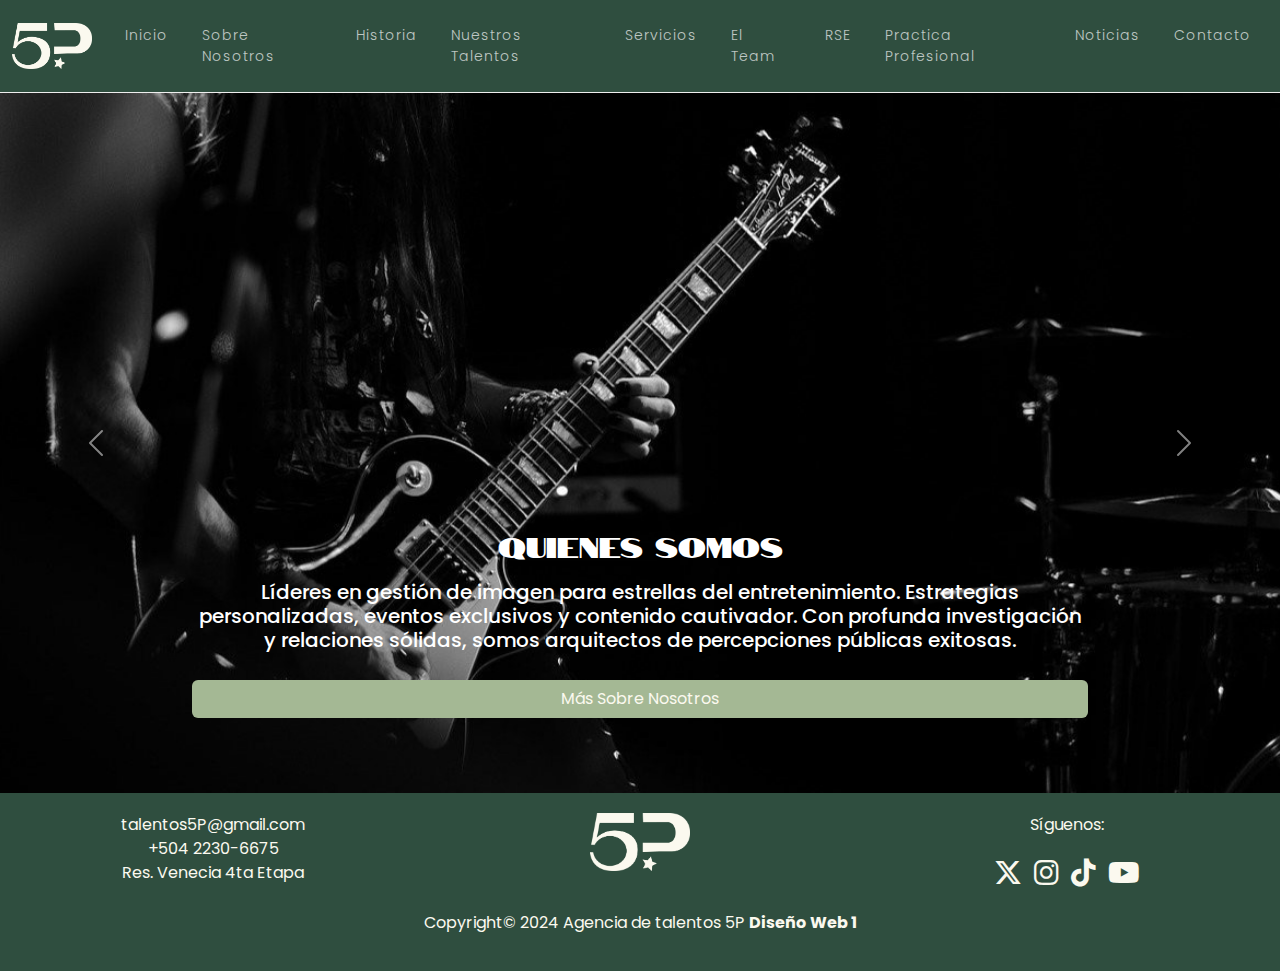
<file: index.html>
<!doctype html>
<html>
<head>
<meta charset="UTF-8">
	<meta name="viewport" content="width=device-width, initial-scale=1.0">
<title>5P-Home</title>
	<link rel="stylesheet" href="css/bootstrap.min.css">
	<link rel="stylesheet" href="css/bootstrap-custom.css">
	<link href="https://cdnjs.cloudflare.com/ajax/libs/font-awesome/6.5.2/css/all.min.css" rel="stylesheet" >
	<link rel="stylesheet" href="css/style.css">
</head>

<body>
	
	<header>
	
		<div class="container-fluid"> 
			
			<nav class="navbar navbar-expand-lg navbar-light bg-light">
				<a class="navbar-brand" href="index.html">
					<img src="img/logo white.png" alt="logo" width="80"/>
				</a>
				<button class="navbar-toggler" type="button" data-bs-toggle="collapse" data-bs-target="#navbar" aria-controls="navbar" aria-expanded="false" aria-label="Toggle navigation">
					<i class="fa-solid fa-bars" style="color: #ffffff;"></i>
				</button>

				<div class="collapse navbar-collapse" id="navbar">
					<ul class="navbar-nav mx-auto">
						<li class="nav-item active">
							<a class="nav-link" href="index.html">Inicio</a>
						</li>
						<li class="nav-item">
							<a class="nav-link" href="acerca de.html">Sobre Nosotros</a>
						</li>
						<li class="nav-item">
							<a class="nav-link" href="historia.html">Historia</a>
						</li>
						<li class="nav-item">
							<a class="nav-link" href="nuestros_talentos.html">Nuestros Talentos</a>
						</li>
						<li class="nav-item">
						<a class="nav-link" href="servicios.html">Servicios</a>
						</li>
						<li class="nav-item">
							<a class="nav-link" href="team.html">El Team</a>
						</li>
						<li class="nav-item">
							<a class="nav-link" href="rse.html">RSE</a>
						</li>
						<li class="nav-item">
							<a class="nav-link" href="practica.html">Practica Profesional</a>
						</li>
						<li class="nav-item">
							<a class="nav-link" href="noticias.html">Noticias</a>
						</li>
						<li class="nav-item">
							<a class="nav-link" href="contacto.html">Contacto</a>
						</li>
					</ul>
				</div>
			</nav>
		</div>
	</header>
	
	<section id="hero">
				
		<div id="mainpage-c" class="carousel slide">
		
			<div class="carousel-inner">
				
				<div class="carousel-item active">
					
					<img src="img/index-1.jpg" class="d-block w-100" alt="1">
					
					<div class="carousel-caption d-none d-md-block">
						
						<h1 class="title">Quienes Somos</h1>
						
						<h3 style="padding-bottom: 20px"> Líderes en gestión de imagen para estrellas del entretenimiento. Estrategias personalizadas, eventos exclusivos y contenido cautivador. Con profunda investigación y relaciones sólidas, somos arquitectos de percepciones públicas exitosas.</h3>
					
						<a href="acerca de.html" class="btn">Más Sobre Nosotros</a>
					</div>
				
				</div>
				
				<div class="carousel-item">
					
					<img src="img/index-2.jpg" class="d-block w-100" alt="2">
					
					<div class="carousel-caption d-none d-md-block">
						
						<h1 class="title">Noticias</h1>
						
						<h3 style="padding-bottom: 20px"> Las canciones más nuevas, los mejores conciertos, nuestros artistas lo dan todo.</h3>
					
						<a href="acerca de.html" class="btn">Más</a>
					</div>
				
				</div>
				
				<div class="carousel-item">
					
					<img src="img/index-3.jpg" class="d-block w-100" alt="3">
					
					<div class="carousel-caption d-none d-md-block">
						
						<h1 class="title">Nuestros Talentos</h1>
						
						<h3 style="padding-bottom: 20px">¡Conoce a nuestras estrellas!</h3>
					
						<a href="nuestros_talentos.html" class="btn">Más</a>
					
					</div>
				
				</div>
			
			</div>
			
			<button class="carousel-control-prev" type="button" data-bs-target="#mainpage-c" data-bs-slide="prev">
				
				<span class="carousel-control-prev-icon" aria-hidden="true"></span>
				
				<span class="visually-hidden">Previous</span>
				
			</button>
			
			<button class="carousel-control-next" type="button" data-bs-target="#mainpage-c" data-bs-slide="next">
				
				<span class="carousel-control-next-icon" aria-hidden="true"></span>
				
				<span class="visually-hidden">Next</span>
				
			</button>
		
		</div>
		
	</section>
	
	<footer>				
		<div class="container-fluid text-center">
			<div class="row">
				<article class="col-lg-4 col-sm-12">
					<p>talentos5P@gmail.com <br> +504  2230-6675 <br> Res. Venecia 4ta Etapa</p>
				</article>

				<article class="col-lg-4 col-sm-12">
					<img src="img/logo white.png" alt="logo" width="100"/>
				</article>

				<article class="col-lg-4 col-sm-12">
					<p>Síguenos:</p>

					<ul class="list-inline">
						<li class="list-inline-item"><a href="#"><i class="fa-brands fa-x-twitter"></i></a></li>
						<li class="list-inline-item"><a href="#"><i class="fa-brands fa-instagram"></i></a></li>
						<li class="list-inline-item"><a href="#"><i class="fa-brands fa-tiktok"></i></a></li>
						<li class="list-inline-item"><a href="#"><i class="fa-brands fa-youtube"></i></a></li>
					</ul>
				</article>
			</div>

			<p>Copyright&copy; 2024 Agencia de talentos 5P <b>Diseño Web 1</b></p>
		</div>
	</footer>

	<script src="js/jquery.min.js"></script>
	<script src="js/bootstrap.min.js"></script>
	
</body>
</html>
</file>
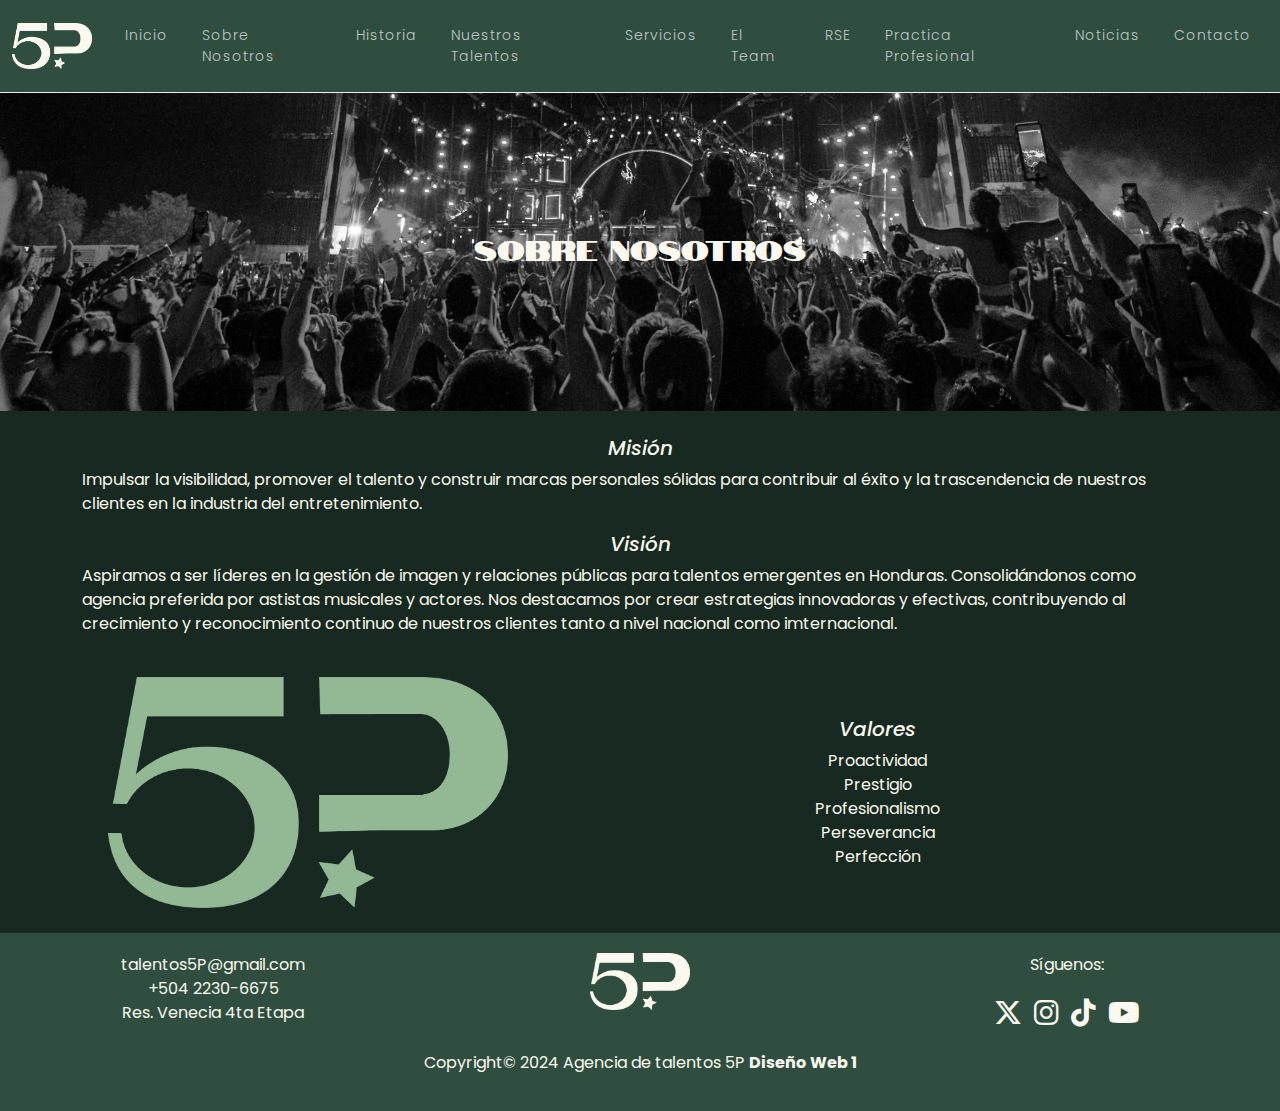
<file: acerca de.html>
<!doctype html>
<html>
<head>
<meta charset="UTF-8">
<meta name="viewport" content="width=device-width, initial-scale=1.0">
<title>5P-About Us</title>
	<link rel="stylesheet" href="css/bootstrap.min.css">
	<link rel="stylesheet" href="css/bootstrap-custom.css">
	<link href="https://cdnjs.cloudflare.com/ajax/libs/font-awesome/6.5.2/css/all.min.css" rel="stylesheet" >
	<link rel="stylesheet" href="css/owl.carousel.min.css">
	<link rel="stylesheet" href="css/style.css">

</head>
<body>
<header>
<div class="container-fluid"> 
			
			<nav class="navbar navbar-expand-lg navbar-light bg-light">
				<a class="navbar-brand" href="index.html">
					<img src="img/logo white.png" alt="logo" width="80"/>
				</a>
				<button class="navbar-toggler" type="button" data-bs-toggle="collapse" data-bs-target="#navbar" aria-controls="navbar" aria-expanded="false" aria-label="Toggle navigation">
					<i class="fa-solid fa-bars"></i>
				</button>

				<div class="collapse navbar-collapse" id="navbar">
					<ul class="navbar-nav mx-auto">
						<li class="nav-item ">
							<a class="nav-link" href="index.html">Inicio</a>
						</li>
						<li class="nav-item active">
							<a class="nav-link" href="acerca de.html">Sobre Nosotros</a>
						</li>
						<li class="nav-item">
							<a class="nav-link" href="historia.html">Historia</a>
						</li>
						<li class="nav-item">
							<a class="nav-link" href="nuestros_talentos.html">Nuestros Talentos</a>
						</li>
						<li class="nav-item">
						<a class="nav-link" href="servicios.html">Servicios</a>
						</li>
						<li class="nav-item">
							<a class="nav-link" href="team.html">El Team</a>
						</li>
						<li class="nav-item">
							<a class="nav-link" href="rse.html">RSE</a>
						</li>
						<li class="nav-item">
							<a class="nav-link" href="practica.html">Practica Profesional</a>
						</li>
						<li class="nav-item">
							<a class="nav-link" href="noticias.html">Noticias</a>
						</li>
						<li class="nav-item">
							<a class="nav-link" href="contacto.html">Contacto</a>
						</li>
					</ul>
				</div>
			</nav>
		</div>	
	</header>

	<section id="aboutus">
		<h1 class="title">Sobre Nosotros</h1>
	</section>


	<section id="misionvision">
		<div class="container">
			<h3 class="subtitle">Misión</h3>

			<p>Impulsar la visibilidad, promover el talento y construir marcas personales sólidas para contribuir al éxito y la trascendencia de nuestros clientes en la industria del entretenimiento.</p>

			<h3 class="subtitle"> Visión</h3>

			<p>Aspiramos a ser líderes en la gestión de imagen y relaciones públicas para talentos emergentes en Honduras. Consolidándonos como agencia preferida por astistas musicales y actores. Nos destacamos por crear estrategias innovadoras y efectivas, contribuyendo al crecimiento y reconocimiento continuo de nuestros clientes tanto a nivel nacional como imternacional. </p>	
		</div>
	</section>	
	
	<section id="valores">
		<div class="container">
		
			<div class="row text-center">
				<article class="col-lg-5 col-sm-12">
					<img src="img/logo green.png" alt="logo" width="400">									
				</article>
				
				<article class="col-lg-7 col-sm-12">
					<h3 class="subtitle"> Valores</h3>
					
					<p>Proactividad <br> Prestigio <br> Profesionalismo <br> Perseverancia <br> Perfección</p>								
				</article>
			</div>
			
		</div>
	</section>	
	
	<footer>				
		<div class="container-fluid text-center">
			<div class="row">
				<article class="col-lg-4 col-sm-12">
					<p>talentos5P@gmail.com <br> +504  2230-6675 <br> Res. Venecia 4ta Etapa</p>
				</article>

				<article class="col-lg-4 col-sm-12">
					<img src="img/logo white.png" alt="logo" width="100"/>
				</article>

				<article class="col-lg-4 col-sm-12">
					<p>Síguenos:</p>

					<ul class="list-inline">
						<li class="list-inline-item"><a href="#"><i class="fa-brands fa-x-twitter"></i></a></li>
						<li class="list-inline-item"><a href="#"><i class="fa-brands fa-instagram"></i></a></li>
						<li class="list-inline-item"><a href="#"><i class="fa-brands fa-tiktok"></i></a></li>
						<li class="list-inline-item"><a href="#"><i class="fa-brands fa-youtube"></i></a></li>
					</ul>
				</article>
			</div>

			<p>Copyright&copy; 2024 Agencia de talentos 5P <b>Diseño Web 1</b></p>
		</div>
	</footer>

	<script src="js/jquery.min.js"></script>
	<script src="js/bootstrap.min.js"></script>
</body>
</html>
</file>
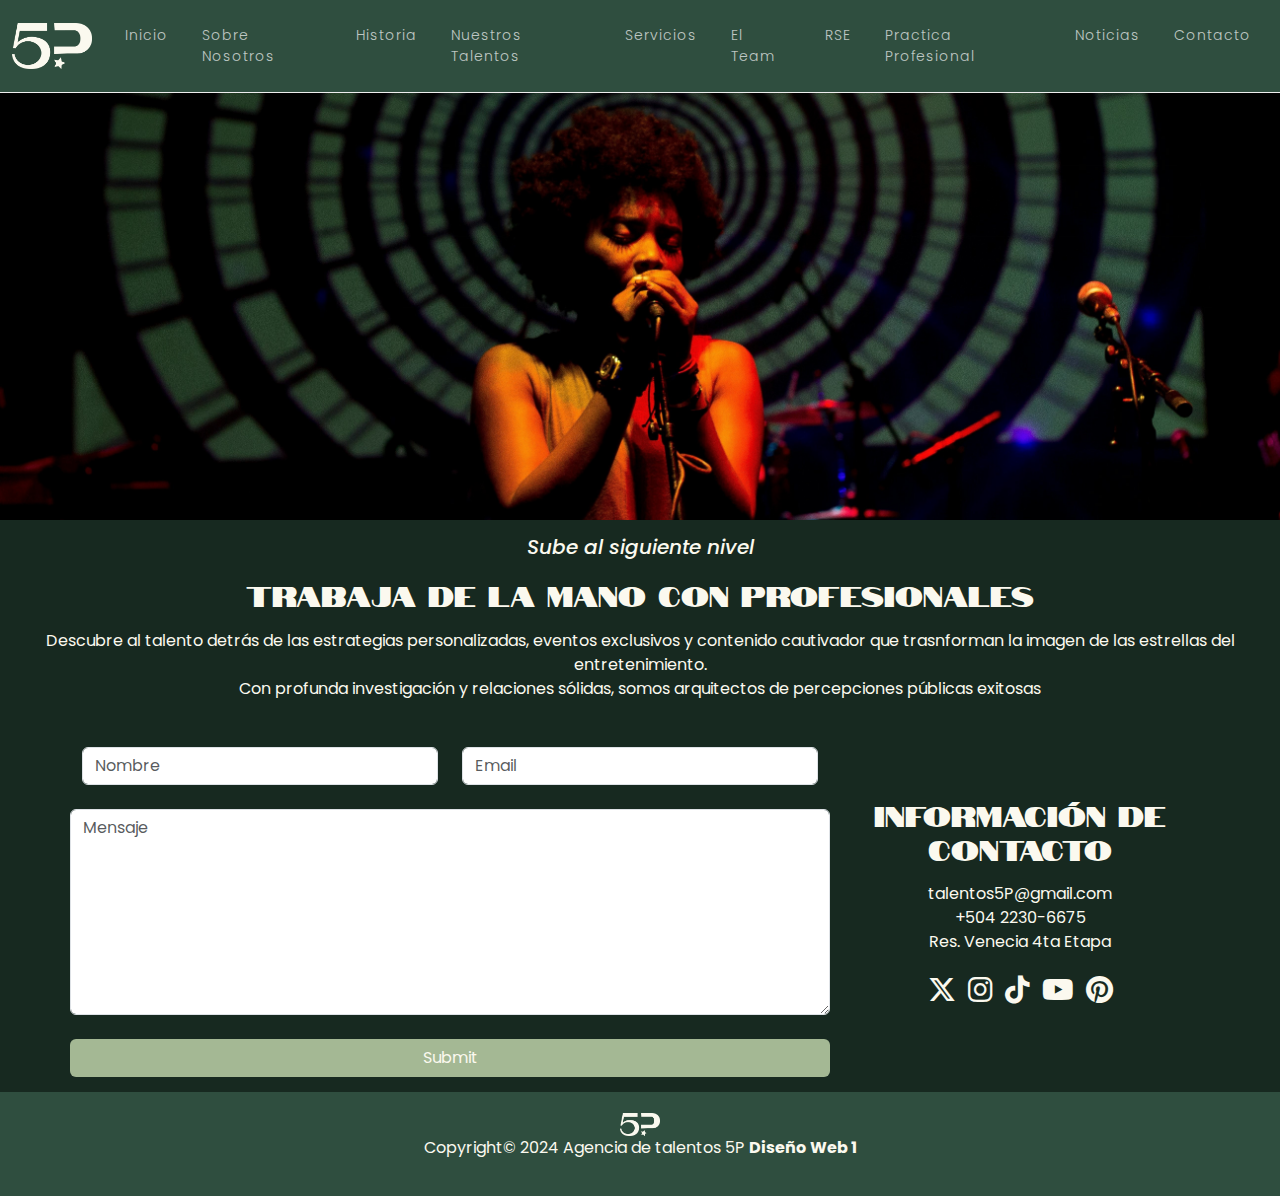
<file: contacto.html>
<!doctype html>
<html>
<head>
<meta charset="UTF-8">
	<meta name="viewport" content="width=device-width, initial-scale=1.0">
<title>5P-Contacto</title>
	<link rel="stylesheet" href="css/bootstrap.min.css">
	<link rel="stylesheet" href="css/bootstrap-custom.css">
	<link href="https://cdnjs.cloudflare.com/ajax/libs/font-awesome/6.5.2/css/all.min.css" rel="stylesheet" >
	<link rel="stylesheet" href="css/style.css">
</head>

<body>
	
	<header>
			
		<div class="container-fluid"> 
			
			<nav class="navbar navbar-expand-lg navbar-light bg-light">
				<a class="navbar-brand" href="index.html">
					<img src="img/logo white.png" alt="logo" width="80"/>
				</a>
				<button class="navbar-toggler" type="button" data-bs-toggle="collapse" data-bs-target="#navbar" aria-controls="navbar" aria-expanded="false" aria-label="Toggle navigation">
					<i class="fa-solid fa-bars" style="color: #ffffff;"></i>
				</button>

				<div class="collapse navbar-collapse" id="navbar">
					<ul class="navbar-nav mx-auto">
						<li class="nav-item">
							<a class="nav-link" href="index.html">Inicio</a>
						</li>
						<li class="nav-item">
							<a class="nav-link" href="acerca de.html">Sobre Nosotros</a>
						</li>
						<li class="nav-item">
							<a class="nav-link" href="historia.html">Historia</a>
						</li>
						<li class="nav-item">
							<a class="nav-link" href="nuestros_talentos.html">Nuestros Talentos</a>
						</li>
						<li class="nav-item">
						<a class="nav-link" href="servicios.html">Servicios</a>
						</li>
						<li class="nav-item">
							<a class="nav-link" href="team.html">El Team</a>
						</li>
						<li class="nav-item">
							<a class="nav-link" href="rse.html">RSE</a>
						</li>
						<li class="nav-item">
							<a class="nav-link" href="practica.html">Practica Profesional</a>
						</li>
						<li class="nav-item">
							<a class="nav-link" href="noticias.html">Noticias</a>
						</li>
						<li class="nav-item active">
							<a class="nav-link" href="contacto.html">Contacto</a>
						</li>
					</ul>
				</div>
			</nav>
		</div>
	</header>
	
	<section id="hero-contacto" class="section">
		<div class="container-fluid p-0 text-center">
			<img src="img/contacto-1.jpg" alt="imagen concierto" class="img-fluid">
			
			<h3 class="subtitle">Sube al siguiente nivel</h3>
			
			<h1 class="title">Trabaja de la mano con profesionales</h1>
			
			<p>Descubre al talento detrás de las estrategias personalizadas, eventos exclusivos y contenido cautivador que trasnforman la imagen de las estrellas del entretenimiento. <br> Con profunda investigación y relaciones sólidas, somos arquitectos de percepciones públicas exitosas</p>
		</div>
	</section>
		
	
	<section id="info" class="section">
		<div class="container text-center">
			<div class="row">
				<article class="col-lg-8 col-sm-12 col-12">
					<forum action="" method="post">
						<div class="row">
							<article class="col-lg-6 col-sm-6 col-12">
								<input type="text" name="nombre" class="form-control" placeholder="Nombre">
							</article>

							<article class="col-lg-6 col-sm-6 col-12">
								<input type="email" name="correo" class="form-control" placeholder="Email">
							</article>
						</div>

						<div class="row mt-4">
							<textarea name="mensaje" class="form-control" rows="8" placeholder="Mensaje"></textarea>
						</div>

						<div class="row mt-4">
							<button type="submit" class="btn btn-5p w-100">Submit</button>
						</div>
					</forum>
				</article>

				<article class="col-lg-4 col-sm-12 col-12">

					<h1 class="title">Información de <br> contacto</h1>
					
					<p>talentos5P@gmail.com <br> +504 2230-6675 <br> Res. Venecia 4ta Etapa</p>

					<ul class="list-inline">
						<li class="list-inline-item"><a href="#"><i class="fa-brands fa-x-twitter"></i></a></li>
						<li class="list-inline-item"><a href="#"><i class="fa-brands fa-instagram"></i></a></li>
						<li class="list-inline-item"><a href="#"><i class="fa-brands fa-tiktok"></i></a></li>
						<li class="list-inline-item"><a href="#"><i class="fa-brands fa-youtube"></i></a></li>
						<li class="list-inline-item"><a href="#"><i class="fa-brands fa-pinterest"></i></a></li>
					</ul>
				</article>

			</div>

		</div>

	</section>
	
	<footer>
		<div class="container-fluid text-center">
			<img src="img/logo white.png" alt="logo" width="40"/>
			
			<p>Copyright&copy; 2024 Agencia de talentos 5P <b>Diseño Web 1</b></p>
		</div>
	</footer>	
		
	<script src="js/jquery.min.js"></script>
	<script src="js/bootstrap.min.js"></script>
	
</body>
</html>
</file>
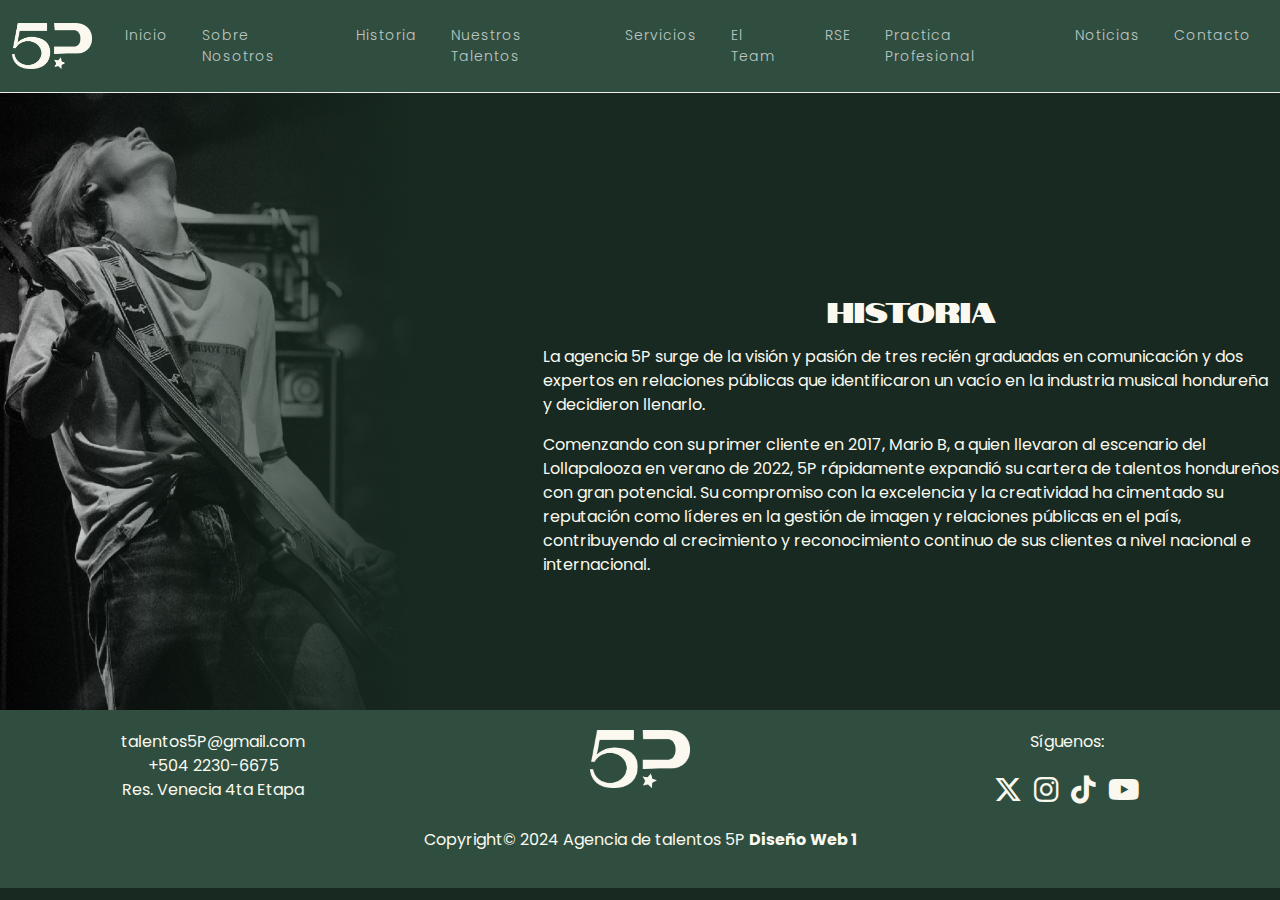
<file: historia.html>
<!doctype html>
<html>
<head>
<meta charset="UTF-8">
	<meta name="viewport" content="width=device-width, initial-scale=1.0">
<title>5P-Historia</title>
	<link rel="stylesheet" href="css/bootstrap.min.css">
	<link rel="stylesheet" href="css/bootstrap-custom.css">
	<link href="https://cdnjs.cloudflare.com/ajax/libs/font-awesome/6.5.2/css/all.min.css" rel="stylesheet" >
	<link rel="stylesheet" href="css/style.css">
</head>

<body>
	
	<header>
	
		<div class="container-fluid"> 
			
			<nav class="navbar navbar-expand-lg navbar-light bg-light">
				<a class="navbar-brand" href="index.html">
					<img src="img/logo white.png" alt="logo" width="80"/>
				</a>
				<button class="navbar-toggler" type="button" data-bs-toggle="collapse" data-bs-target="#navbar" aria-controls="navbar" aria-expanded="false" aria-label="Toggle navigation">
					<i class="fa-solid fa-bars" style="color: #ffffff;"></i>
				</button>

				<div class="collapse navbar-collapse" id="navbar">
					<ul class="navbar-nav mx-auto">
						<li class="nav-item">
							<a class="nav-link" href="index.html">Inicio</a>
						</li>
						<li class="nav-item">
							<a class="nav-link" href="acerca de.html">Sobre Nosotros</a>
						</li>
						<li class="nav-item active">
							<a class="nav-link" href="historia.html">Historia</a>
						</li>
						<li class="nav-item">
							<a class="nav-link" href="nuestros_talentos.html">Nuestros Talentos</a>
						</li>
						<li class="nav-item">
						<a class="nav-link" href="servicios.html">Servicios</a>
						</li>
						<li class="nav-item">
							<a class="nav-link" href="team.html">El Team</a>
						</li>
						<li class="nav-item">
							<a class="nav-link" href="rse.html">RSE</a>
						</li>
						<li class="nav-item">
							<a class="nav-link" href="practica.html">Practica Profesional</a>
						</li>
						<li class="nav-item">
							<a class="nav-link" href="noticias.html">Noticias</a>
						</li>
						<li class="nav-item">
							<a class="nav-link" href="contacto.html">Contacto</a>
						</li>
					</ul>
				</div>
			</nav>
		</div>
	</header>	
	
	<section id="hero-historia" class="section">
            <div class="row">
				<article class="col-lg-5 col-sm-5 col-12">
                    <img src="img/historia-1.png" class="img-fluid">
                </article>	
                <article class="col-lg-7 col-sm-7 col-12">
                   
                        <h1 class="title">Historia</h1>
                        <p>La agencia 5P surge de la visión y pasión de tres recién graduadas en comunicación y dos expertos en relaciones públicas que identificaron un vacío en la industria musical hondureña y decidieron llenarlo.</p>
                        <p>Comenzando con su primer cliente en 2017, Mario B, a quien llevaron al escenario del Lollapalooza en verano de 2022, 5P rápidamente expandió su cartera de talentos hondureños con gran potencial. Su compromiso con la excelencia y la creatividad ha cimentado su reputación como líderes en la gestión de imagen y relaciones públicas en el país, contribuyendo al crecimiento y reconocimiento continuo de sus clientes a nivel nacional e internacional.</p>
                    							
                </article>
                
            </div>
    </section>

	
	<footer>				
		<div class="container-fluid text-center">
			<div class="row">
				<article class="col-lg-4 col-sm-12">
					<p>talentos5P@gmail.com <br> +504  2230-6675 <br> Res. Venecia 4ta Etapa</p>
				</article>

				<article class="col-lg-4 col-sm-12">
					<img src="img/logo white.png" alt="logo" width="100"/>
				</article>

				<article class="col-lg-4 col-sm-12">
					<p>Síguenos:</p>

					<ul class="list-inline">
						<li class="list-inline-item"><a href="#"><i class="fa-brands fa-x-twitter"></i></a></li>
						<li class="list-inline-item"><a href="#"><i class="fa-brands fa-instagram"></i></a></li>
						<li class="list-inline-item"><a href="#"><i class="fa-brands fa-tiktok"></i></a></li>
						<li class="list-inline-item"><a href="#"><i class="fa-brands fa-youtube"></i></a></li>
					</ul>
				</article>
			</div>

			<p>Copyright&copy; 2024 Agencia de talentos 5P <b>Diseño Web 1</b></p>
		</div>
	</footer>	
	
	<script src="js/jquery.min.js"></script>
	<script src="js/bootstrap.min.js"></script>
	
</body>
</html>
</file>
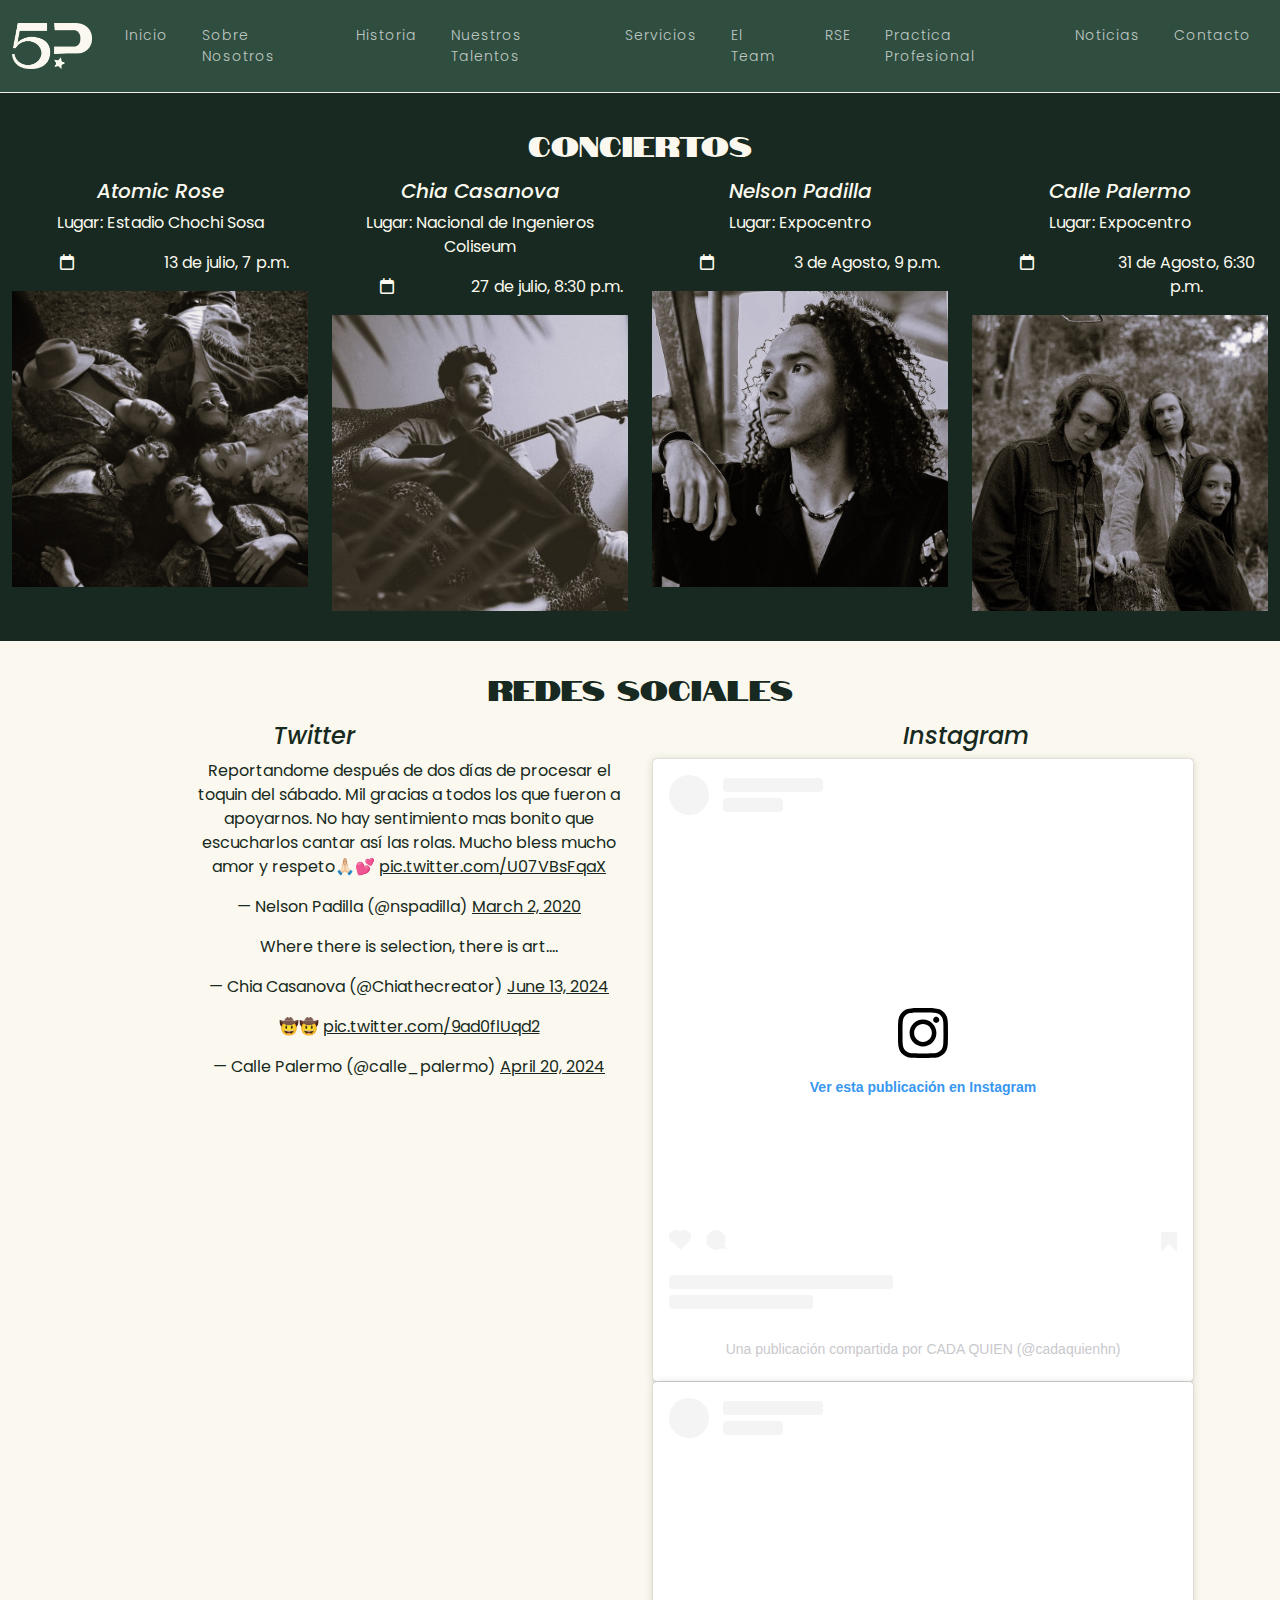
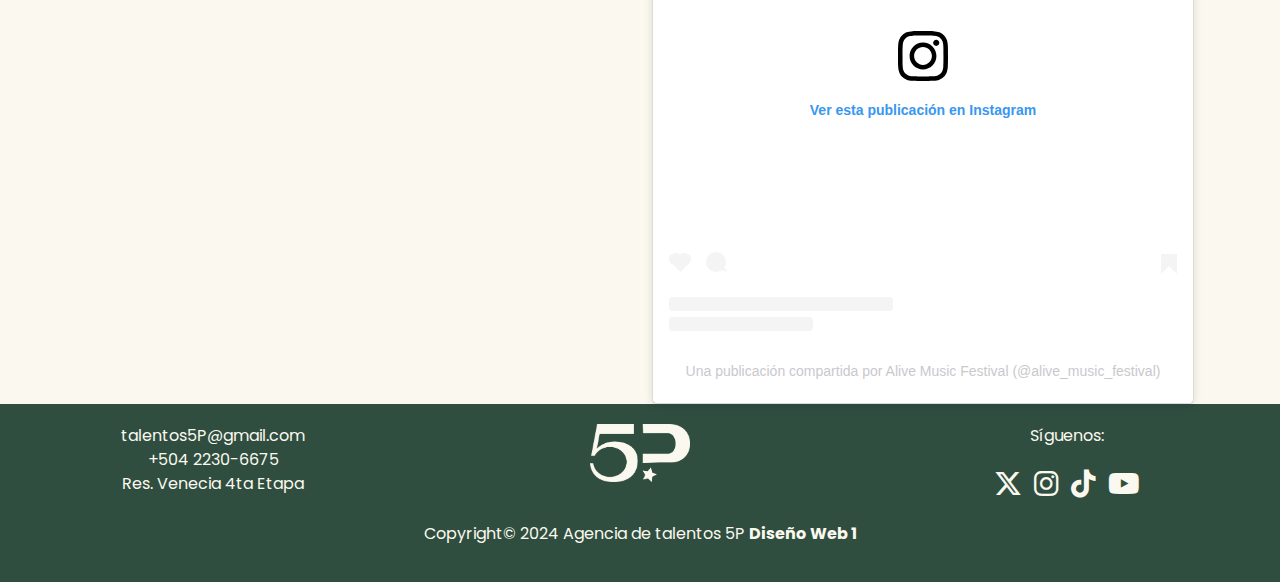
<file: noticias.html>
<!doctype html>
<html>
<head>
<meta charset="UTF-8">
	<meta name="viewport" content="width=device-width, initial-scale=1.0">
<title>5P-Noticias</title>
	<link rel="stylesheet" href="css/bootstrap.min.css">
	<link rel="stylesheet" href="css/bootstrap-custom.css">
	<link href="https://cdnjs.cloudflare.com/ajax/libs/font-awesome/6.5.2/css/all.min.css" rel="stylesheet" >
	<link rel="stylesheet" href="css/style.css">
</head>

<body>
	
	<header>
	
		<div class="container-fluid"> 
			
			<nav class="navbar navbar-expand-lg navbar-light bg-light">
				<a class="navbar-brand" href="index.html">
					<img src="img/logo white.png" alt="logo" width="80"/>
				</a>
				<button class="navbar-toggler" type="button" data-bs-toggle="collapse" data-bs-target="#navbar" aria-controls="navbar" aria-expanded="false" aria-label="Toggle navigation">
					<i class="fa-light fa-bars"></i>
				</button>

				<div class="collapse navbar-collapse" id="navbar">
					<ul class="navbar-nav mx-auto">
						<li class="nav-item">
							<a class="nav-link" href="index.html">Inicio</a>
						</li>
						<li class="nav-item">
							<a class="nav-link" href="acerca de.html">Sobre Nosotros</a>
						</li>
						<li class="nav-item">
							<a class="nav-link" href="historia.html">Historia</a>
						</li>
						<li class="nav-item">
							<a class="nav-link" href="nuestros_talentos.html">Nuestros Talentos</a>
						</li>
						<li class="nav-item">
						<a class="nav-link" href="servicios.html">Servicios</a>
						</li>
						<li class="nav-item">
							<a class="nav-link" href="team.html">El Team</a>
						</li>
						<li class="nav-item">
							<a class="nav-link" href="rse.html">RSE</a>
						</li>
						<li class="nav-item">
							<a class="nav-link" href="practica.html">Practica Profesional</a>
						</li>
						<li class="nav-item active">
							<a class="nav-link" href="noticias.html">Noticias</a>
						</li>
						<li class="nav-item">
							<a class="nav-link" href="contacto.html">Contacto</a>
						</li>
					</ul>
				</div>
			</nav>
		</div>
	</header>
	
<section id="eventos" class="mt-4">
	
	<div class="container-fluid">
	
	<h1 class="title">Conciertos</h1>
	
	<div id="shows" class="row">
		
		<article class="col-lg-3 col-sm-6 col-12">
			<h3 class="subtitle">Atomic Rose</h3>
			
			<p>Lugar: Estadio Chochi Sosa</p>
			
			<div class="row">
				<article class="col-lg-5 col-sm-5 col-5" id="calendar1">
					<i class="fa-regular fa-calendar"></i>
				</article>
				
				<article class="col-lg-7 col-sm-7 col-7" id="calendar-d1">				
					<p>13 de julio, 7 p.m.</p>					
				</article>				
			</div>
			
			<img src="img/atomic-rose-evento.jpg" alt="atomic" class="img-fluid">
		</article>
		
		<article class="col-lg-3 col-sm-6 col-12">
			<h3 class="subtitle">Chia Casanova</h3>
			
			<p>Lugar: Nacional de Ingenieros Coliseum</p>
			
			<div class="row">
				<article class="col-lg-5 col-sm-5 col-5" id="calendar2">
					<i class="fa-regular fa-calendar"></i>
				</article>
				
				<article class="col-lg-7 col-sm-7 col-7" id="calendar-d2">				
					<p>27 de julio, 8:30 p.m.</p>					
				</article>				
			</div>
			
			<img src="img/chia-casanova-evento.jpeg" alt="chia-casanova" class="img-fluid">
		</article>
				
		<article class="col-lg-3 col-sm-6 col-12">
			<h3 class="subtitle">Nelson Padilla</h3>
			
			<p>Lugar: Expocentro</p>
			
			<div class="row">
				<article class="col-lg-5 col-sm-5 col-5" id="calendar3">
					<i class="fa-regular fa-calendar"></i>
				</article>
				
				<article class="col-lg-7 col-sm-7 col-7" id="calendar-d3">				
					<p>3 de Agosto, 9 p.m.</p>					
				</article>	
				
				<img src="img/nelson-padilla-evento.jpeg" alt="calle-palermo" class="img-fluid">
			</div>
		</article>	
		
		<article class="col-lg-3 col-sm-6 col-12">
			<h3 class="subtitle">Calle Palermo</h3>
			
			<p>Lugar: Expocentro</p>
			
			<div class="row">
				<article class="col-lg-5 col-sm-5 col-5" id="calendar4">
					<i class="fa-regular fa-calendar"></i>
				</article>
				
				<article class="col-lg-7 col-sm-7 col-7" id="calendar-d4">				
					<p>31 de Agosto, 6:30 p.m.</p>					
				</article>	
				
				<img src="img/calle-palermo-evento.jpeg" alt="calle-palermo" class="img-fluid">
			</div>
		</article>	
		
	</div>
	</div>
</section>
	
<section id="media">
	
	<h1 class="title">Redes Sociales</h1>
	
	<div class="row text-center">
		
		<article class="col-lg-6 col-sm-6 col-12" id="twitter">
			
			<h4 class="subtitle">Twitter</h4>
	
			<blockquote class="twitter-tweet" data-theme="dark"><p lang="es" dir="ltr">Reportandome después de dos días de procesar el toquin del sábado. Mil gracias a todos los que fueron a apoyarnos. No hay sentimiento mas bonito que escucharlos cantar así las rolas. Mucho bless mucho amor y respeto🙏🏻💕 <a href="https://t.co/U07VBsFqaX">pic.twitter.com/U07VBsFqaX</a></p>&mdash; Nelson Padilla (@nspadilla) <a href="https://twitter.com/nspadilla/status/1234522363577929731?ref_src=twsrc%5Etfw">March 2, 2020</a></blockquote> <script async src="https://platform.twitter.com/widgets.js" charset="utf-8"></script>
			
			<blockquote class="twitter-tweet" data-theme="dark"><p lang="en" dir="ltr">Where there is selection, there is art....</p>&mdash; Chia Casanova (@Chiathecreator) <a href="https://twitter.com/Chiathecreator/status/1801076626798625197?ref_src=twsrc%5Etfw">June 13, 2024</a></blockquote> <script async src="https://platform.twitter.com/widgets.js" charset="utf-8"></script>
			
			<blockquote class="twitter-tweet" data-theme="dark"><p lang="qme" dir="ltr">🤠🤠 <a href="https://t.co/9ad0flUqd2">pic.twitter.com/9ad0flUqd2</a></p>&mdash; Calle Palermo (@calle_palermo) <a href="https://twitter.com/calle_palermo/status/1781775958149611800?ref_src=twsrc%5Etfw">April 20, 2024</a></blockquote> <script async src="https://platform.twitter.com/widgets.js" charset="utf-8"></script>
	
		</article>
		
		<article class="col-lg-6 col-sm-6 col-12" id="instagram">
			
			<h4 class="subtitle">Instagram</h4>
			
			<blockquote class="instagram-media" data-instgrm-permalink="https://www.instagram.com/reel/C7K8iz8OpNd/?utm_source=ig_embed&amp;utm_campaign=loading" data-instgrm-version="14" style=" background:#FFF; border:0; border-radius:3px; box-shadow:0 0 1px 0 rgba(0,0,0,0.5),0 1px 10px 0 rgba(0,0,0,0.15); margin: 1px; max-width:540px; min-width:326px; padding:0; width:99.375%; width:-webkit-calc(100% - 2px); width:calc(100% - 2px);"><div style="padding:16px;"> <a href="https://www.instagram.com/reel/C7K8iz8OpNd/?utm_source=ig_embed&amp;utm_campaign=loading" style=" background:#FFFFFF; line-height:0; padding:0 0; text-align:center; text-decoration:none; width:100%;" target="_blank"> <div style=" display: flex; flex-direction: row; align-items: center;"> <div style="background-color: #F4F4F4; border-radius: 50%; flex-grow: 0; height: 40px; margin-right: 14px; width: 40px;"></div> <div style="display: flex; flex-direction: column; flex-grow: 1; justify-content: center;"> <div style=" background-color: #F4F4F4; border-radius: 4px; flex-grow: 0; height: 14px; margin-bottom: 6px; width: 100px;"></div> <div style=" background-color: #F4F4F4; border-radius: 4px; flex-grow: 0; height: 14px; width: 60px;"></div></div></div><div style="padding: 19% 0;"></div> <div style="display:block; height:50px; margin:0 auto 12px; width:50px;"><svg width="50px" height="50px" viewBox="0 0 60 60" version="1.1" xmlns="https://www.w3.org/2000/svg" xmlns:xlink="https://www.w3.org/1999/xlink"><g stroke="none" stroke-width="1" fill="none" fill-rule="evenodd"><g transform="translate(-511.000000, -20.000000)" fill="#000000"><g><path d="M556.869,30.41 C554.814,30.41 553.148,32.076 553.148,34.131 C553.148,36.186 554.814,37.852 556.869,37.852 C558.924,37.852 560.59,36.186 560.59,34.131 C560.59,32.076 558.924,30.41 556.869,30.41 M541,60.657 C535.114,60.657 530.342,55.887 530.342,50 C530.342,44.114 535.114,39.342 541,39.342 C546.887,39.342 551.658,44.114 551.658,50 C551.658,55.887 546.887,60.657 541,60.657 M541,33.886 C532.1,33.886 524.886,41.1 524.886,50 C524.886,58.899 532.1,66.113 541,66.113 C549.9,66.113 557.115,58.899 557.115,50 C557.115,41.1 549.9,33.886 541,33.886 M565.378,62.101 C565.244,65.022 564.756,66.606 564.346,67.663 C563.803,69.06 563.154,70.057 562.106,71.106 C561.058,72.155 560.06,72.803 558.662,73.347 C557.607,73.757 556.021,74.244 553.102,74.378 C549.944,74.521 548.997,74.552 541,74.552 C533.003,74.552 532.056,74.521 528.898,74.378 C525.979,74.244 524.393,73.757 523.338,73.347 C521.94,72.803 520.942,72.155 519.894,71.106 C518.846,70.057 518.197,69.06 517.654,67.663 C517.244,66.606 516.755,65.022 516.623,62.101 C516.479,58.943 516.448,57.996 516.448,50 C516.448,42.003 516.479,41.056 516.623,37.899 C516.755,34.978 517.244,33.391 517.654,32.338 C518.197,30.938 518.846,29.942 519.894,28.894 C520.942,27.846 521.94,27.196 523.338,26.654 C524.393,26.244 525.979,25.756 528.898,25.623 C532.057,25.479 533.004,25.448 541,25.448 C548.997,25.448 549.943,25.479 553.102,25.623 C556.021,25.756 557.607,26.244 558.662,26.654 C560.06,27.196 561.058,27.846 562.106,28.894 C563.154,29.942 563.803,30.938 564.346,32.338 C564.756,33.391 565.244,34.978 565.378,37.899 C565.522,41.056 565.552,42.003 565.552,50 C565.552,57.996 565.522,58.943 565.378,62.101 M570.82,37.631 C570.674,34.438 570.167,32.258 569.425,30.349 C568.659,28.377 567.633,26.702 565.965,25.035 C564.297,23.368 562.623,22.342 560.652,21.575 C558.743,20.834 556.562,20.326 553.369,20.18 C550.169,20.033 549.148,20 541,20 C532.853,20 531.831,20.033 528.631,20.18 C525.438,20.326 523.257,20.834 521.349,21.575 C519.376,22.342 517.703,23.368 516.035,25.035 C514.368,26.702 513.342,28.377 512.574,30.349 C511.834,32.258 511.326,34.438 511.181,37.631 C511.035,40.831 511,41.851 511,50 C511,58.147 511.035,59.17 511.181,62.369 C511.326,65.562 511.834,67.743 512.574,69.651 C513.342,71.625 514.368,73.296 516.035,74.965 C517.703,76.634 519.376,77.658 521.349,78.425 C523.257,79.167 525.438,79.673 528.631,79.82 C531.831,79.965 532.853,80.001 541,80.001 C549.148,80.001 550.169,79.965 553.369,79.82 C556.562,79.673 558.743,79.167 560.652,78.425 C562.623,77.658 564.297,76.634 565.965,74.965 C567.633,73.296 568.659,71.625 569.425,69.651 C570.167,67.743 570.674,65.562 570.82,62.369 C570.966,59.17 571,58.147 571,50 C571,41.851 570.966,40.831 570.82,37.631"></path></g></g></g></svg></div><div style="padding-top: 8px;"> <div style=" color:#3897f0; font-family:Arial,sans-serif; font-size:14px; font-style:normal; font-weight:550; line-height:18px;">Ver esta publicación en Instagram</div></div><div style="padding: 12.5% 0;"></div> <div style="display: flex; flex-direction: row; margin-bottom: 14px; align-items: center;"><div> <div style="background-color: #F4F4F4; border-radius: 50%; height: 12.5px; width: 12.5px; transform: translateX(0px) translateY(7px);"></div> <div style="background-color: #F4F4F4; height: 12.5px; transform: rotate(-45deg) translateX(3px) translateY(1px); width: 12.5px; flex-grow: 0; margin-right: 14px; margin-left: 2px;"></div> <div style="background-color: #F4F4F4; border-radius: 50%; height: 12.5px; width: 12.5px; transform: translateX(9px) translateY(-18px);"></div></div><div style="margin-left: 8px;"> <div style=" background-color: #F4F4F4; border-radius: 50%; flex-grow: 0; height: 20px; width: 20px;"></div> <div style=" width: 0; height: 0; border-top: 2px solid transparent; border-left: 6px solid #f4f4f4; border-bottom: 2px solid transparent; transform: translateX(16px) translateY(-4px) rotate(30deg)"></div></div><div style="margin-left: auto;"> <div style=" width: 0px; border-top: 8px solid #F4F4F4; border-right: 8px solid transparent; transform: translateY(16px);"></div> <div style=" background-color: #F4F4F4; flex-grow: 0; height: 12px; width: 16px; transform: translateY(-4px);"></div> <div style=" width: 0; height: 0; border-top: 8px solid #F4F4F4; border-left: 8px solid transparent; transform: translateY(-4px) translateX(8px);"></div></div></div> <div style="display: flex; flex-direction: column; flex-grow: 1; justify-content: center; margin-bottom: 24px;"> <div style=" background-color: #F4F4F4; border-radius: 4px; flex-grow: 0; height: 14px; margin-bottom: 6px; width: 224px;"></div> <div style=" background-color: #F4F4F4; border-radius: 4px; flex-grow: 0; height: 14px; width: 144px;"></div></div></a><p style=" color:#c9c8cd; font-family:Arial,sans-serif; font-size:14px; line-height:17px; margin-bottom:0; margin-top:8px; overflow:hidden; padding:8px 0 7px; text-align:center; text-overflow:ellipsis; white-space:nowrap;"><a href="https://www.instagram.com/reel/C7K8iz8OpNd/?utm_source=ig_embed&amp;utm_campaign=loading" style=" color:#c9c8cd; font-family:Arial,sans-serif; font-size:14px; font-style:normal; font-weight:normal; line-height:17px; text-decoration:none;" target="_blank">Una publicación compartida por CADA QUIEN (@cadaquienhn)</a></p></div></blockquote> <script async src="//www.instagram.com/embed.js"></script>
			
			<blockquote class="instagram-media" data-instgrm-permalink="https://www.instagram.com/reel/C8Ag2-dPv2D/?utm_source=ig_embed&amp;utm_campaign=loading" data-instgrm-version="14" style=" background:#FFF; border:0; border-radius:3px; box-shadow:0 0 1px 0 rgba(0,0,0,0.5),0 1px 10px 0 rgba(0,0,0,0.15); margin: 1px; max-width:540px; min-width:326px; padding:0; width:99.375%; width:-webkit-calc(100% - 2px); width:calc(100% - 2px);"><div style="padding:16px;"> <a href="https://www.instagram.com/reel/C8Ag2-dPv2D/?utm_source=ig_embed&amp;utm_campaign=loading" style=" background:#FFFFFF; line-height:0; padding:0 0; text-align:center; text-decoration:none; width:100%;" target="_blank"> <div style=" display: flex; flex-direction: row; align-items: center;"> <div style="background-color: #F4F4F4; border-radius: 50%; flex-grow: 0; height: 40px; margin-right: 14px; width: 40px;"></div> <div style="display: flex; flex-direction: column; flex-grow: 1; justify-content: center;"> <div style=" background-color: #F4F4F4; border-radius: 4px; flex-grow: 0; height: 14px; margin-bottom: 6px; width: 100px;"></div> <div style=" background-color: #F4F4F4; border-radius: 4px; flex-grow: 0; height: 14px; width: 60px;"></div></div></div><div style="padding: 19% 0;"></div> <div style="display:block; height:50px; margin:0 auto 12px; width:50px;"><svg width="50px" height="50px" viewBox="0 0 60 60" version="1.1" xmlns="https://www.w3.org/2000/svg" xmlns:xlink="https://www.w3.org/1999/xlink"><g stroke="none" stroke-width="1" fill="none" fill-rule="evenodd"><g transform="translate(-511.000000, -20.000000)" fill="#000000"><g><path d="M556.869,30.41 C554.814,30.41 553.148,32.076 553.148,34.131 C553.148,36.186 554.814,37.852 556.869,37.852 C558.924,37.852 560.59,36.186 560.59,34.131 C560.59,32.076 558.924,30.41 556.869,30.41 M541,60.657 C535.114,60.657 530.342,55.887 530.342,50 C530.342,44.114 535.114,39.342 541,39.342 C546.887,39.342 551.658,44.114 551.658,50 C551.658,55.887 546.887,60.657 541,60.657 M541,33.886 C532.1,33.886 524.886,41.1 524.886,50 C524.886,58.899 532.1,66.113 541,66.113 C549.9,66.113 557.115,58.899 557.115,50 C557.115,41.1 549.9,33.886 541,33.886 M565.378,62.101 C565.244,65.022 564.756,66.606 564.346,67.663 C563.803,69.06 563.154,70.057 562.106,71.106 C561.058,72.155 560.06,72.803 558.662,73.347 C557.607,73.757 556.021,74.244 553.102,74.378 C549.944,74.521 548.997,74.552 541,74.552 C533.003,74.552 532.056,74.521 528.898,74.378 C525.979,74.244 524.393,73.757 523.338,73.347 C521.94,72.803 520.942,72.155 519.894,71.106 C518.846,70.057 518.197,69.06 517.654,67.663 C517.244,66.606 516.755,65.022 516.623,62.101 C516.479,58.943 516.448,57.996 516.448,50 C516.448,42.003 516.479,41.056 516.623,37.899 C516.755,34.978 517.244,33.391 517.654,32.338 C518.197,30.938 518.846,29.942 519.894,28.894 C520.942,27.846 521.94,27.196 523.338,26.654 C524.393,26.244 525.979,25.756 528.898,25.623 C532.057,25.479 533.004,25.448 541,25.448 C548.997,25.448 549.943,25.479 553.102,25.623 C556.021,25.756 557.607,26.244 558.662,26.654 C560.06,27.196 561.058,27.846 562.106,28.894 C563.154,29.942 563.803,30.938 564.346,32.338 C564.756,33.391 565.244,34.978 565.378,37.899 C565.522,41.056 565.552,42.003 565.552,50 C565.552,57.996 565.522,58.943 565.378,62.101 M570.82,37.631 C570.674,34.438 570.167,32.258 569.425,30.349 C568.659,28.377 567.633,26.702 565.965,25.035 C564.297,23.368 562.623,22.342 560.652,21.575 C558.743,20.834 556.562,20.326 553.369,20.18 C550.169,20.033 549.148,20 541,20 C532.853,20 531.831,20.033 528.631,20.18 C525.438,20.326 523.257,20.834 521.349,21.575 C519.376,22.342 517.703,23.368 516.035,25.035 C514.368,26.702 513.342,28.377 512.574,30.349 C511.834,32.258 511.326,34.438 511.181,37.631 C511.035,40.831 511,41.851 511,50 C511,58.147 511.035,59.17 511.181,62.369 C511.326,65.562 511.834,67.743 512.574,69.651 C513.342,71.625 514.368,73.296 516.035,74.965 C517.703,76.634 519.376,77.658 521.349,78.425 C523.257,79.167 525.438,79.673 528.631,79.82 C531.831,79.965 532.853,80.001 541,80.001 C549.148,80.001 550.169,79.965 553.369,79.82 C556.562,79.673 558.743,79.167 560.652,78.425 C562.623,77.658 564.297,76.634 565.965,74.965 C567.633,73.296 568.659,71.625 569.425,69.651 C570.167,67.743 570.674,65.562 570.82,62.369 C570.966,59.17 571,58.147 571,50 C571,41.851 570.966,40.831 570.82,37.631"></path></g></g></g></svg></div><div style="padding-top: 8px;"> <div style=" color:#3897f0; font-family:Arial,sans-serif; font-size:14px; font-style:normal; font-weight:550; line-height:18px;">Ver esta publicación en Instagram</div></div><div style="padding: 12.5% 0;"></div> <div style="display: flex; flex-direction: row; margin-bottom: 14px; align-items: center;"><div> <div style="background-color: #F4F4F4; border-radius: 50%; height: 12.5px; width: 12.5px; transform: translateX(0px) translateY(7px);"></div> <div style="background-color: #F4F4F4; height: 12.5px; transform: rotate(-45deg) translateX(3px) translateY(1px); width: 12.5px; flex-grow: 0; margin-right: 14px; margin-left: 2px;"></div> <div style="background-color: #F4F4F4; border-radius: 50%; height: 12.5px; width: 12.5px; transform: translateX(9px) translateY(-18px);"></div></div><div style="margin-left: 8px;"> <div style=" background-color: #F4F4F4; border-radius: 50%; flex-grow: 0; height: 20px; width: 20px;"></div> <div style=" width: 0; height: 0; border-top: 2px solid transparent; border-left: 6px solid #f4f4f4; border-bottom: 2px solid transparent; transform: translateX(16px) translateY(-4px) rotate(30deg)"></div></div><div style="margin-left: auto;"> <div style=" width: 0px; border-top: 8px solid #F4F4F4; border-right: 8px solid transparent; transform: translateY(16px);"></div> <div style=" background-color: #F4F4F4; flex-grow: 0; height: 12px; width: 16px; transform: translateY(-4px);"></div> <div style=" width: 0; height: 0; border-top: 8px solid #F4F4F4; border-left: 8px solid transparent; transform: translateY(-4px) translateX(8px);"></div></div></div> <div style="display: flex; flex-direction: column; flex-grow: 1; justify-content: center; margin-bottom: 24px;"> <div style=" background-color: #F4F4F4; border-radius: 4px; flex-grow: 0; height: 14px; margin-bottom: 6px; width: 224px;"></div> <div style=" background-color: #F4F4F4; border-radius: 4px; flex-grow: 0; height: 14px; width: 144px;"></div></div></a><p style=" color:#c9c8cd; font-family:Arial,sans-serif; font-size:14px; line-height:17px; margin-bottom:0; margin-top:8px; overflow:hidden; padding:8px 0 7px; text-align:center; text-overflow:ellipsis; white-space:nowrap;"><a href="https://www.instagram.com/reel/C8Ag2-dPv2D/?utm_source=ig_embed&amp;utm_campaign=loading" style=" color:#c9c8cd; font-family:Arial,sans-serif; font-size:14px; font-style:normal; font-weight:normal; line-height:17px; text-decoration:none;" target="_blank">Una publicación compartida por Alive Music Festival (@alive_music_festival)</a></p></div></blockquote> <script async src="//www.instagram.com/embed.js"></script>
			
		</article>
		
	</div>
	
</section>
	
	
	
	<footer>
		<div class="container-fluid text-center">
			<div class="row">
				<article class="col-lg-4 col-sm-12">
					<p>talentos5P@gmail.com <br> +504  2230-6675 <br> Res. Venecia 4ta Etapa</p>
				</article>

				<article class="col-lg-4 col-sm-12">
					<img src="img/logo white.png" alt="logo" width="100"/>
				</article>

				<article class="col-lg-4 col-sm-12">
					<p>Síguenos:</p>

					<ul class="list-inline">
						<li class="list-inline-item"><a href="#"><i class="fa-brands fa-x-twitter"></i></a></li>
						<li class="list-inline-item"><a href="#"><i class="fa-brands fa-instagram"></i></a></li>
						<li class="list-inline-item"><a href="#"><i class="fa-brands fa-tiktok"></i></a></li>
						<li class="list-inline-item"><a href="#"><i class="fa-brands fa-youtube"></i></a></li>
					</ul>
				</article>
			</div>

			<p>Copyright&copy; 2024 Agencia de talentos 5P <b>Diseño Web 1</b></p>
		</div>
	</footer>

	<script src="js/jquery.min.js"></script>
	<script src="js/bootstrap.min.js"></script>
	
</body>
</html>
</file>
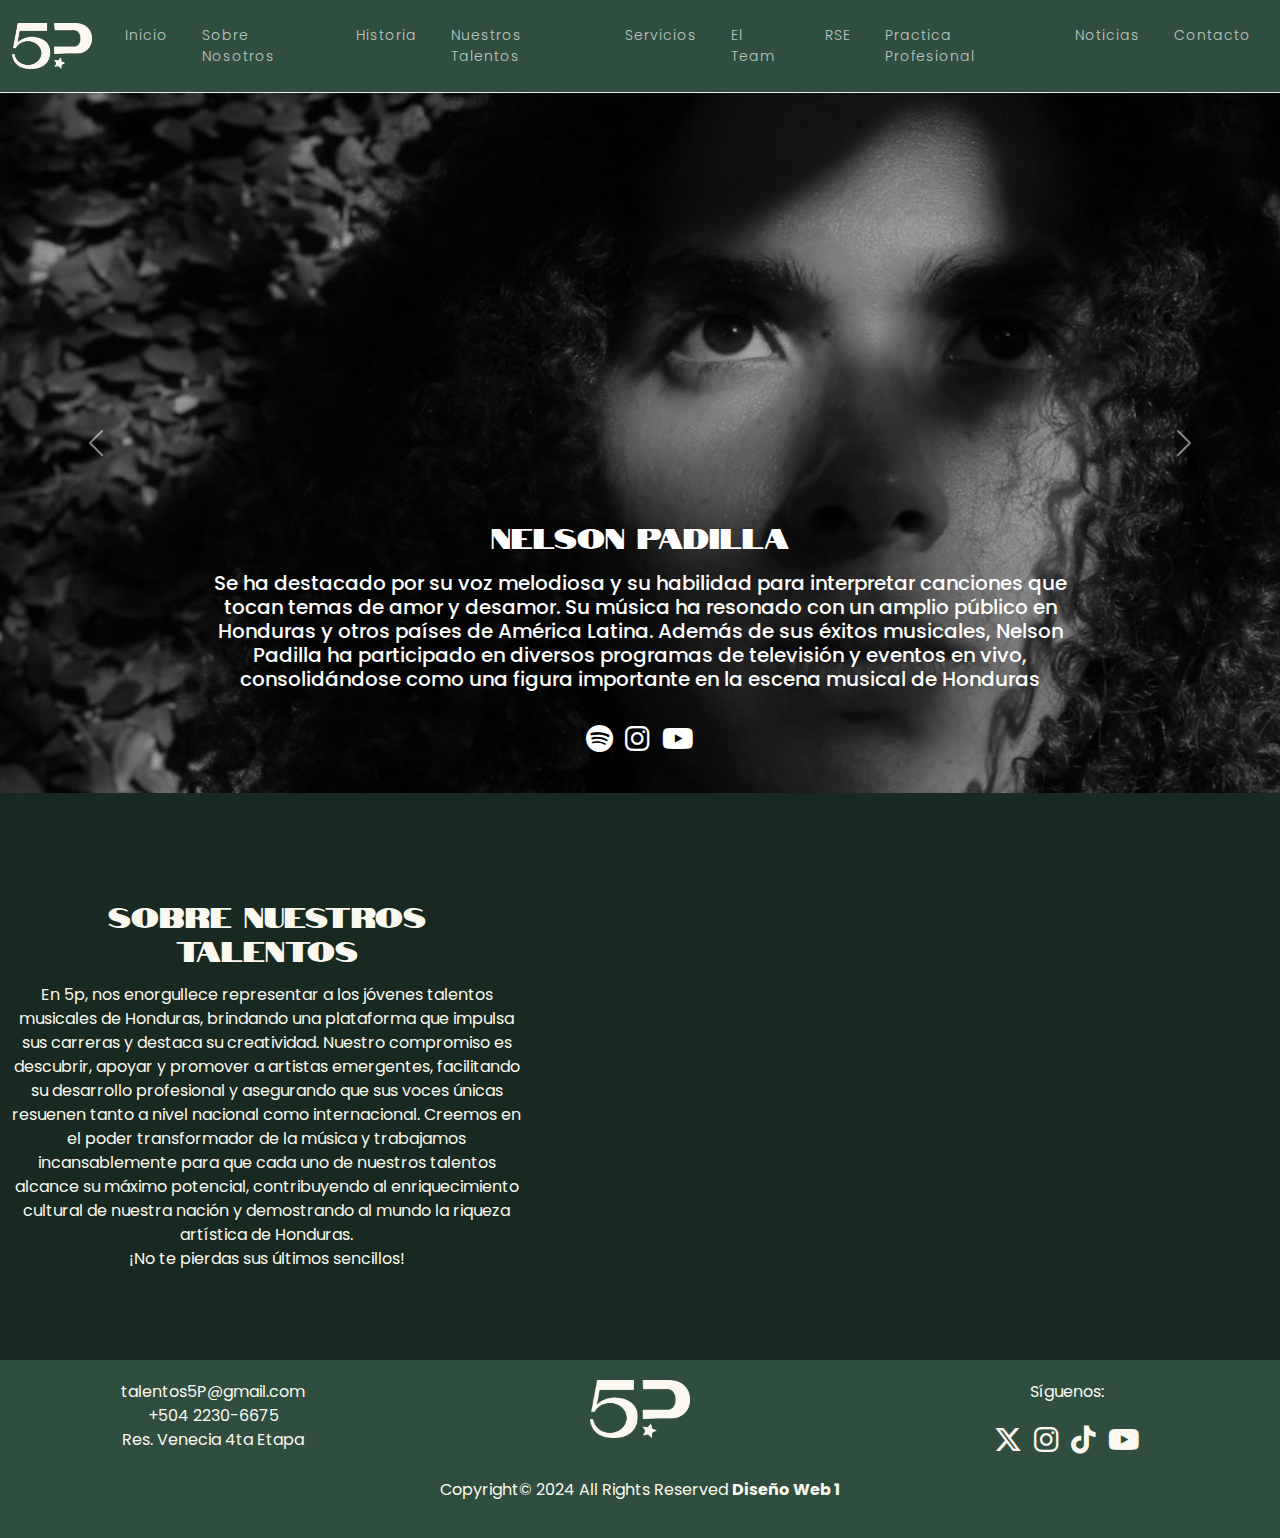
<file: nuestros_talentos.html>
<!doctype html>
<html>
<head>
<meta charset="UTF-8">
<meta name="viewport" content="width-device-width,initial-scale"> 
<title>5P-Nuestros Talentos</title>
<link rel="stylesheet" href="css/bootstrap.min.css">
<link rel="stylesheet" href="css/bootstrap-custom.css">
<link rel="stylesheet" href="css/style.css">
<link href="https://cdnjs.cloudflare.com/ajax/libs/font-awesome/6.5.2/css/all.min.css" rel="stylesheet" >
</head>

<body>
	
<header>
	
		<div class="container-fluid"> 
			
			<nav class="navbar navbar-expand-lg navbar-light bg-light">
				<a class="navbar-brand" href="index.html">
					<img src="img/logo white.png" alt="logo" width="80"/>
				</a>
				<button class="navbar-toggler" type="button" data-bs-toggle="collapse" data-bs-target="#navbar" aria-controls="navbar" aria-expanded="false" aria-label="Toggle navigation">
					<i class="fa-solid fa-bars" style="color: #ffffff;"></i>
				</button>

				<div class="collapse navbar-collapse" id="navbar">
					<ul class="navbar-nav mx-auto">
						<li class="nav-item">
							<a class="nav-link" href="index.html">Inicio</a>
						</li>
						<li class="nav-item">
							<a class="nav-link" href="acerca de.html">Sobre Nosotros</a>
						</li>
						<li class="nav-item">
							<a class="nav-link" href="historia.html">Historia</a>
						</li>
						<li class="nav-item active">
							<a class="nav-link" href="nuestros_talentos.html">Nuestros Talentos</a>
						</li>
						<li class="nav-item">
						<a class="nav-link" href="servicios.html">Servicios</a>
						</li>
						<li class="nav-item">
							<a class="nav-link" href="team.html">El Team</a>
						</li>
						<li class="nav-item">
							<a class="nav-link" href="rse.html">RSE</a>
						</li>
						<li class="nav-item">
							<a class="nav-link" href="practica.html">Practica Profesional</a>
						</li>
						<li class="nav-item">
							<a class="nav-link" href="noticias.html">Noticias</a>
						</li>
						<li class="nav-item">
							<a class="nav-link" href="contacto.html">Contacto</a>
						</li>
					</ul>
				</div>
			</nav>
		</div>
	</header>
	
	<section id="hero-nt">
		<div id="mainpage-c" class="carousel slide">
		
			<div class="carousel-inner">
				<div class="carousel-item active">
					<img src="img/nuestros talentos-1.jpeg" class="d-block w-100" alt="1">
					
					<div class="carousel-caption d-none d-md-block">
						<h1 class="title">Nelson Padilla</h1>
						
						<h3 style="padding-bottom: 20px"> Se ha destacado por su voz melodiosa y su habilidad para interpretar canciones que tocan temas de amor y desamor. Su música ha resonado con un amplio público en Honduras y otros países de América Latina. Además de sus éxitos musicales, Nelson Padilla ha participado en diversos programas de televisión y eventos en vivo, consolidándose como una figura importante en la escena musical de Honduras</h3>
						
						<ul class="list-inline">
							<li class="list-inline-item"><a href="https://open.spotify.com/intl-es/artist/23c9o1ulYmT0DMsCiRzOs6?si=kLV9lOMUTrKHtxucvPxtrQ"><i class="fa-brands fa-spotify"></i></a></li>
							<li class="list-inline-item"><a href="https://www.instagram.com/nspadilla?utm_source=ig_web_button_share_sheet&igsh=ZDNlZDc0MzIxNw=="><i class="fa-brands fa-instagram"></i></a></li>
							<li class="list-inline-item"><a href="https://youtube.com/channel/UCyG5u-uS8aE2IKEnkbdyBwg?si=4mz-OiwLPTl25MpO"><i class="fa-brands fa-youtube"></i></a></li>
						</ul>
					</div>
				</div>
				
				<div class="carousel-item">
					<img src="img/nuestros talentos-2.jpg" class="d-block w-100" alt="2">
					
					<div class="carousel-caption d-none d-md-block">
						<h1 class="title">Calle Palermo</h1>
						
						<h3 style="padding-bottom: 20px">Su música suele abordar temas de la vida cotidiana, relaciones y emociones, resonando con una amplia audiencia. La banda ha participado en numerosos festivales y eventos musicales en Honduras y ha trabajado arduamente para consolidar su posición en la industria musical del país.</h3>
						
						<ul class="list-inline">
							<li class="list-inline-item"><a href="https://open.spotify.com/intl-es/artist/4IcLr3cDYS8R19oFb0hIY3?si=1uSP9FlDQBCF0SUg-bHniw"><i class="fa-brands fa-spotify"></i></a></li>
							<li class="list-inline-item"><a href="https://www.instagram.com/callepalermo?utm_source=ig_web_button_share_sheet&igsh=ZDNlZDc0MzIxNw=="><i class="fa-brands fa-instagram"></i></a></li>
							<li class="list-inline-item"><a href="https://www.tiktok.com/@callepalermo?is_from_webapp=1&sender_device=pc"><i class="fa-brands fa-tiktok"></i></a></li>
							<li class="list-inline-item"><a href="https://youtube.com/channel/UCzywq8jL3IK-snLhGmB3OWw?si=XU9oEmwUaIJ2Tqni"><i class="fa-brands fa-youtube"></i></a></li>
						</ul>
					</div>
				</div>
				
				<div class="carousel-item">
					<img src="img/nuestros talentos-3.jpg" class="d-block w-100" alt="3">

					<div class="carousel-caption d-none d-md-block">
						<h1 class="title">Atomic Rose</h1>	

						<h3 style="padding-bottom: 20px">Es una banda hondureña de rock alternativo formada en 2017. Conocidos por su estilo distintivo y letras emotivas, han ganado reconocimiento en la escena musical de Honduras, participando en varios festivales y lanzando sencillos y EPs bien recibidos. Su energía en vivo y la conexión con el público son aspectos destacados de sus presentaciones.</h3>
						
						<ul class="list-inline">
							<li class="list-inline-item"><a href="https://open.spotify.com/intl-es/artist/5FA4L7WoQmYt2OzskRBaoI?si=Pi2XSk-ASRu89ptAFlq95g"><i class="fa-brands fa-spotify"></i></a></li>
							<li class="list-inline-item"><a href="https://www.instagram.com/atomicroseofficial?utm_source=ig_web_button_share_sheet&igsh=ZDNlZDc0MzIxNw=="><i class="fa-brands fa-instagram"></i></a></li>
							<li class="list-inline-item"><a href="https://www.tiktok.com/@atomicroseband?is_from_webapp=1&sender_device=pc"><i class="fa-brands fa-tiktok"></i></a></li>
							<li class="list-inline-item"><a href="https://youtube.com/@atomicroseband_?si=aS5cFlLV6gMM0gHq"><i class="fa-brands fa-youtube"></i></a></li>
						</ul>
					</div>
				</div>
			</div>
			
			<button class="carousel-control-prev" type="button" data-bs-target="#mainpage-c" data-bs-slide="prev">
				<span class="carousel-control-prev-icon" aria-hidden="true"></span>
				<span class="visually-hidden">Previous</span>
			</button>
			
			<button class="carousel-control-next" type="button" data-bs-target="#mainpage-c" data-bs-slide="next">
				<span class="carousel-control-next-icon" aria-hidden="true"></span>
				<span class="visually-hidden">Next</span>
			</button>
		</div>
	</section>

	<section id="sobre">
		<div class="container-fluid">
			<div class="row text-center">
				<article class="col-lg-5 col-sm-12">
					<h1 class="title">Sobre Nuestros Talentos</h1>
					
					<p> En 5p, nos enorgullece representar a los jóvenes talentos musicales de Honduras, brindando una plataforma que impulsa sus carreras y destaca su creatividad. Nuestro compromiso es descubrir, apoyar y promover a artistas emergentes, facilitando su desarrollo profesional y asegurando que sus voces únicas resuenen tanto a nivel nacional como internacional. Creemos en el poder transformador de la música y trabajamos incansablemente para que cada uno de nuestros talentos alcance su máximo potencial, contribuyendo al enriquecimiento cultural de nuestra nación y demostrando al mundo la riqueza artística de Honduras. <br> ¡No te pierdas sus últimos sencillos!</p>
				</article>

				<article class="col-lg-7 col-sm-12">
					<iframe width="800" height="555" src="https://www.youtube.com/embed/t0bv-SAQ4ZY?si=P0NYTjwV-sLFsRls" title="YouTube video player" frameborder="0" allow="accelerometer; autoplay; clipboard-write; encrypted-media; gyroscope; picture-in-picture; web-share" referrerpolicy="strict-origin-when-cross-origin" allowfullscreen></iframe>
				</article>
			</div>
		</div>
	</section>
	
	<footer>
		<div class="container-fluid text-center">
			<div class="row">
				<article class="col-lg-4 col-sm-12">
					<p>talentos5P@gmail.com <br> +504  2230-6675 <br> Res. Venecia 4ta Etapa</p>
				</article>
				
				<article class="col-lg-4 col-sm-12">
					<img src="img/logo white.png" alt="logo" width="100"/>
				</article>
				
				<article class="col-lg-4 col-sm-12">
					<p>Síguenos:</p>
					
					<ul class="list-inline">
						<li class="list-inline-item"><a href="#"><i class="fa-brands fa-x-twitter"></i></a></li>
						<li class="list-inline-item"><a href="#"><i class="fa-brands fa-instagram"></i></a></li>
						<li class="list-inline-item"><a href="#"><i class="fa-brands fa-tiktok"></i></a></li>
						<li class="list-inline-item"><a href="#"><i class="fa-brands fa-youtube"></i></a></li>
					</ul>
				</article>
			</div>
			
			<p>Copyright&copy; 2024 All Rights Reserved <b>Diseño Web 1</b></p>
		</div>
	</footer>
	
	
	<script src="js/jquery.min.js"></script>
	<script src="js/bootstrap.min.js"></script>
	
</body>
</html>
</file>
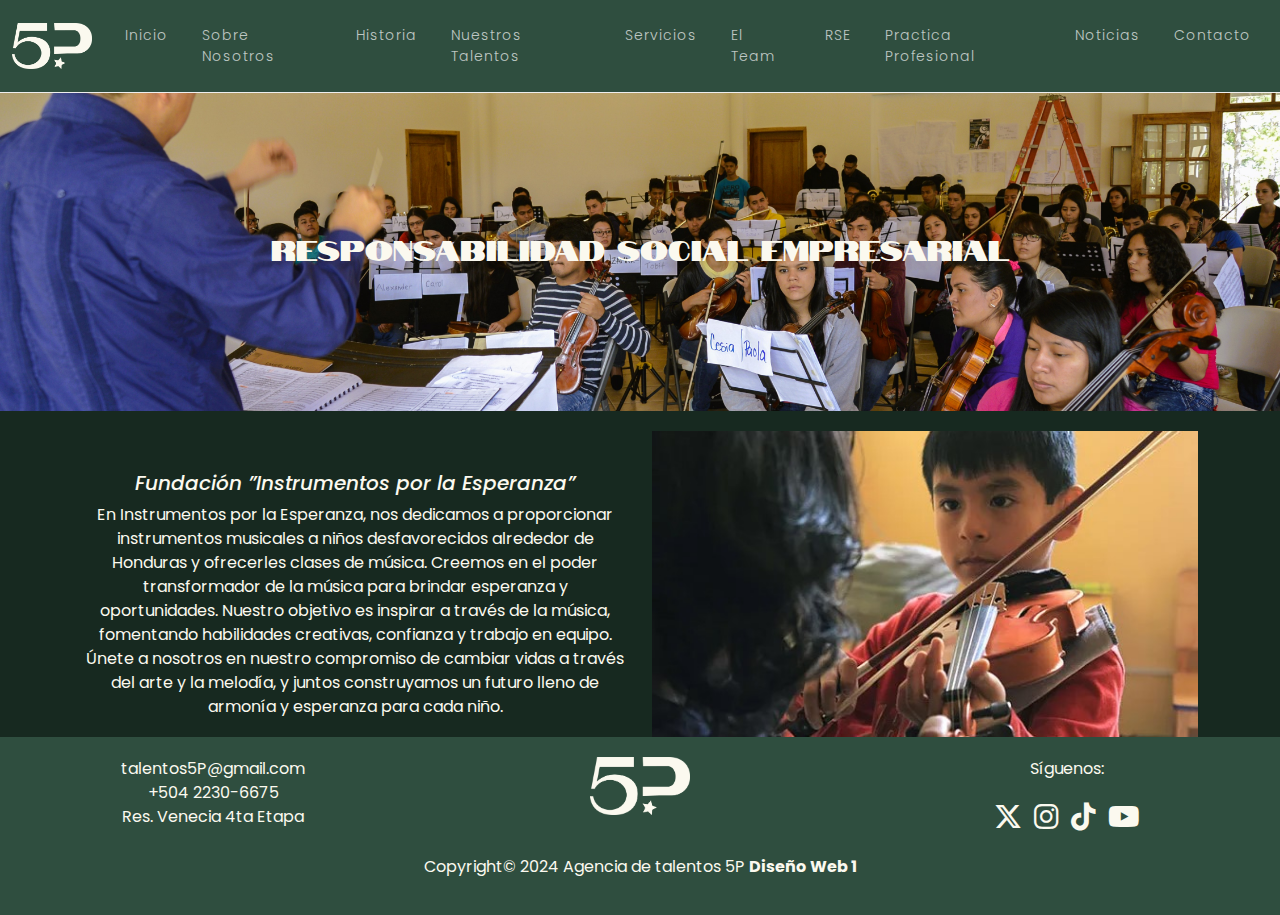
<file: rse.html>
<!doctype html>
<html>
<head>
<meta charset="UTF-8">
	<meta name="viewport" content="width=device-width, initial-scale=1.0">
<title>5P-RSE</title>
	<link rel="stylesheet" href="css/bootstrap.min.css">
	<link rel="stylesheet" href="css/bootstrap-custom.css">
	<link href="https://cdnjs.cloudflare.com/ajax/libs/font-awesome/6.5.2/css/all.min.css" rel="stylesheet" >
	<link rel="stylesheet" href="css/style.css">
</head>

<body>
	
	<header>
		<div class="container-fluid"> 
			<nav class="navbar navbar-expand-lg navbar-light bg-light">
				<a class="navbar-brand" href="index.html">
					<img src="img/logo white.png" alt="logo" width="80"/>
				</a>
				
				<button class="navbar-toggler" type="button" data-bs-toggle="collapse" data-bs-target="#navbar" aria-controls="navbar" aria-expanded="false" aria-label="Toggle navigation">
					<i class="fa-light fa-bars"></i>
				</button>

				<div class="collapse navbar-collapse" id="navbar">
					<ul class="navbar-nav mx-auto">
						<li class="nav-item ">
							<a class="nav-link" href="index.html">Inicio</a>
						</li>
						<li class="nav-item">
							<a class="nav-link" href="acerca de.html">Sobre Nosotros</a>
						</li>
						<li class="nav-item">
							<a class="nav-link" href="historia.html">Historia</a>
						</li>
						<li class="nav-item">
							<a class="nav-link" href="nuestros_talentos.html">Nuestros Talentos</a>
						</li>
						<li class="nav-item">
						<a class="nav-link" href="servicios.html">Servicios</a>
						</li>
						<li class="nav-item">
							<a class="nav-link" href="team.html">El Team</a>
						</li>
						<li class="nav-item active">
							<a class="nav-link" href="rse.html">RSE</a>
						</li>
						<li class="nav-item">
							<a class="nav-link" href="practica.html">Practica Profesional</a>
						</li>
						<li class="nav-item">
							<a class="nav-link" href="noticias.html">Noticias</a>
						</li>
						<li class="nav-item">
							<a class="nav-link" href="contacto.html">Contacto</a>
						</li>
					</ul>
				</div>
			</nav>
		</div>
	</header>
	
	<section id="hero-rse">
		<h1 class="title"> Responsabilidad Social Empresarial</h1>
	</section>
	
	<section id="instrumentos">
		<div class="container">
			<div class="row text-center">
				<article class="col-lg-6 col-sm-6 col-12 ">
					<h3 class="subtitle">Fundación ”Instrumentos por la Esperanza”</h3>
					
					<p>En Instrumentos por la Esperanza, nos dedicamos a proporcionar instrumentos musicales a niños desfavorecidos alrededor de Honduras y ofrecerles clases de música. Creemos en el poder transformador de la música para brindar esperanza y oportunidades. Nuestro objetivo es inspirar a través de la música, fomentando habilidades creativas, confianza y trabajo en equipo. Únete a nosotros en nuestro compromiso de cambiar vidas a través del arte y la melodía, y juntos construyamos un futuro lleno de armonía y esperanza para cada niño.</p>	
				</article>		
	
				<article class="col-lg-6 col-sm-6 col-12 text-end">
					<img src="img/rse-2.jpg" alt="rse" class="img-fluid">	
				</article>		
			</div>	
		</div>
	</section>
	
	<footer>
		<div class="container-fluid text-center">
			<div class="row">
				<article class="col-lg-4 col-sm-12">
					<p>talentos5P@gmail.com <br> +504  2230-6675 <br> Res. Venecia 4ta Etapa</p>
				</article>

				<article class="col-lg-4 col-sm-12">
					<img src="img/logo white.png" alt="logo" width="100"/>
				</article>

				<article class="col-lg-4 col-sm-12">
					<p>Síguenos:</p>

					<ul class="list-inline">
						<li class="list-inline-item"><a href="#"><i class="fa-brands fa-x-twitter"></i></a></li>
						<li class="list-inline-item"><a href="#"><i class="fa-brands fa-instagram"></i></a></li>
						<li class="list-inline-item"><a href="#"><i class="fa-brands fa-tiktok"></i></a></li>
						<li class="list-inline-item"><a href="#"><i class="fa-brands fa-youtube"></i></a></li>
					</ul>
				</article>
			</div>

			<p>Copyright&copy; 2024 Agencia de talentos 5P <b>Diseño Web 1</b></p>
		</div>
	</footer>

	<script src="js/jquery.min.js"></script>
	<script src="js/bootstrap.min.js"></script>
	
</body>
</html>
</file>
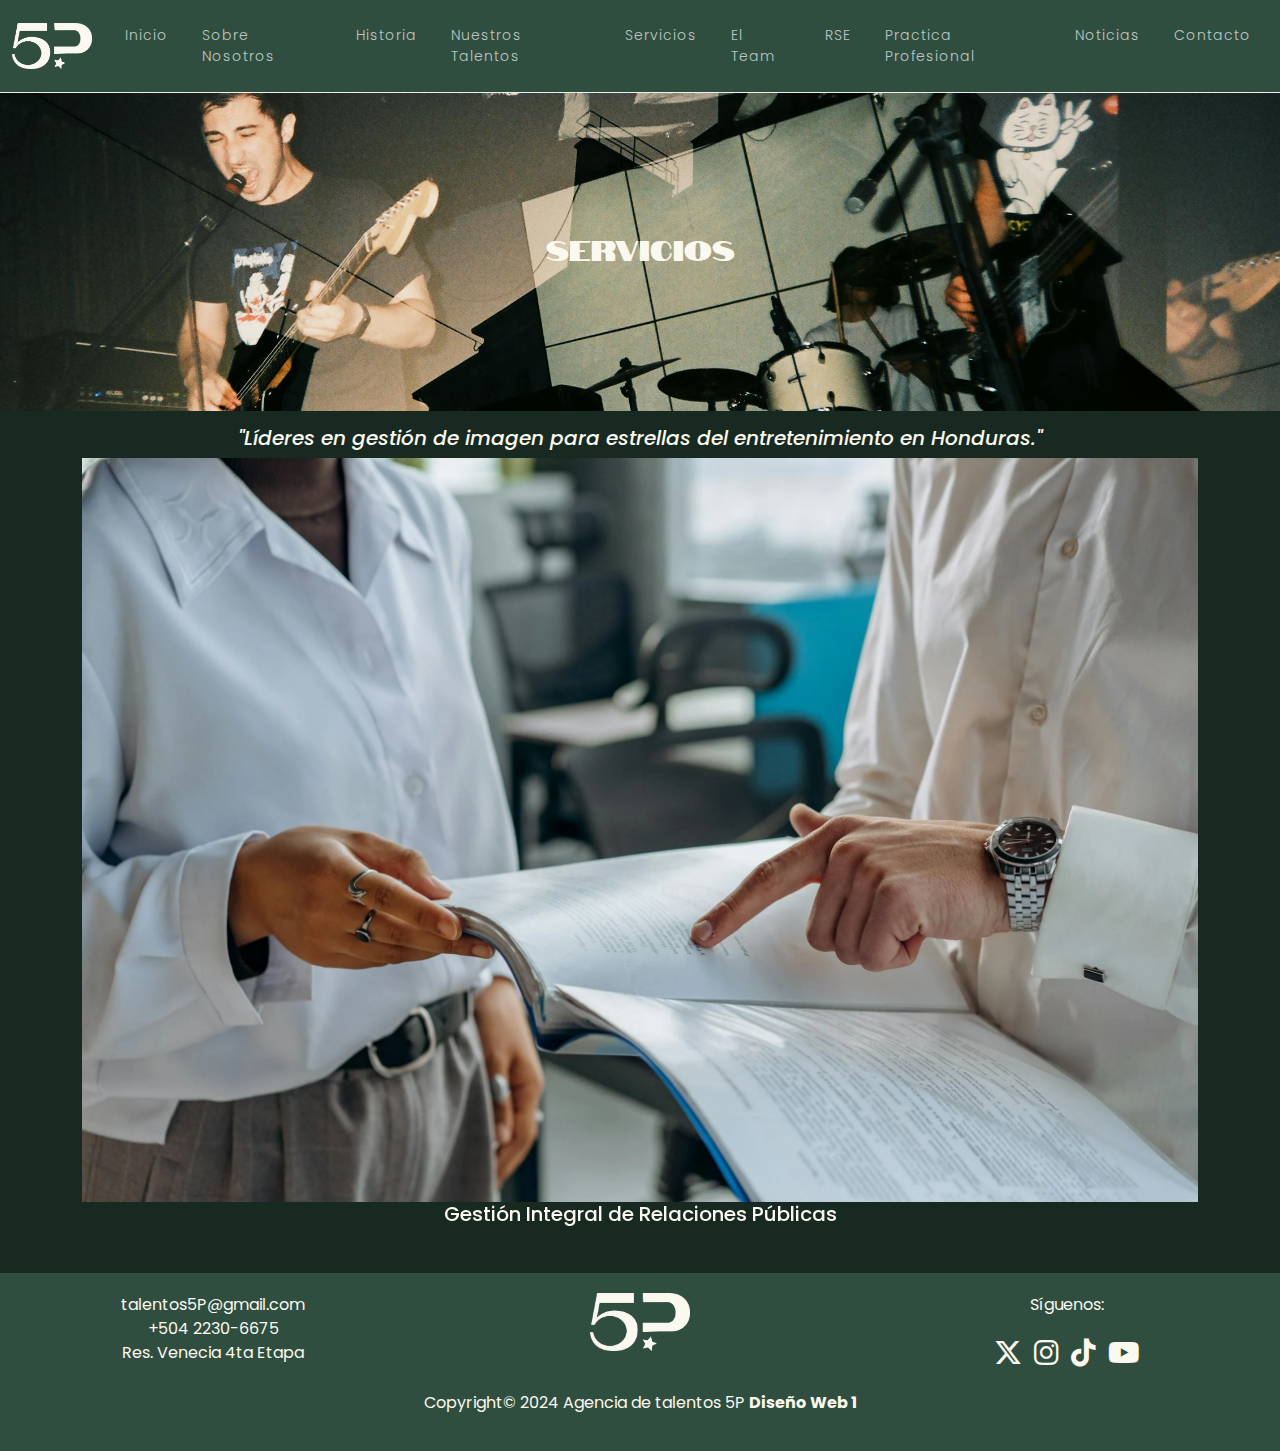
<file: servicios.html>
<!doctype html>
<html>
<head>
<meta charset="UTF-8">
	<meta name="viewport" content="width=device-width, initial-scale=1.0">
<title>5P-Servicios</title>
	<link rel="stylesheet" href="css/bootstrap.min.css">
	<link rel="stylesheet" href="css/bootstrap-custom.css">
	<link href="https://cdnjs.cloudflare.com/ajax/libs/font-awesome/6.5.2/css/all.min.css" rel="stylesheet" >
	<link rel="stylesheet" href="css/owl.carousel.min.css">
	<link rel="stylesheet" href="css/style.css">
</head>

<body>
	
	<header>
	
		<div class="container-fluid"> 
			
			<nav class="navbar navbar-expand-lg navbar-light bg-light">
				<a class="navbar-brand" href="index.html">
					<img src="img/logo white.png" alt="logo" width="80"/>
				</a>
				<button class="navbar-toggler" type="button" data-bs-toggle="collapse" data-bs-target="#navbar" aria-controls="navbar" aria-expanded="false" aria-label="Toggle navigation">
					<i class="fa-solid fa-bars"></i>
				</button>

				<div class="collapse navbar-collapse" id="navbar">
					<ul class="navbar-nav mx-auto">
						<li class="nav-item ">
							<a class="nav-link" href="index.html">Inicio</a>
						</li>
						<li class="nav-item">
							<a class="nav-link" href="acerca de.html">Sobre Nosotros</a>
						</li>
						<li class="nav-item">
							<a class="nav-link" href="historia.html">Historia</a>
						</li>
						<li class="nav-item">
							<a class="nav-link" href="nuestros_talentos.html">Nuestros Talentos</a>
						</li>
						<li class="nav-item active">
						<a class="nav-link" href="servicios.html">Servicios</a>
						</li>
						<li class="nav-item">
							<a class="nav-link" href="team.html">El Team</a>
						</li>
						<li class="nav-item">
							<a class="nav-link" href="rse.html">RSE</a>
						</li>
						<li class="nav-item">
							<a class="nav-link" href="practica.html">Practica Profesional</a>
						</li>
						<li class="nav-item">
							<a class="nav-link" href="noticias.html">Noticias</a>
						</li>
						<li class="nav-item">
							<a class="nav-link" href="contacto.html">Contacto</a>
						</li>
					</ul>
				</div>
			</nav>
		</div>
	</header>
	
	
	<section id="servicios">
	<h1 class="title"> Servicios</h1>
	</section>
	
	
	<section id="servicios-slides">
		<div class="container">
			
			<h3 class="subtitle">"Líderes en gestión de imagen para estrellas del entretenimiento en Honduras."</h3>
			
			<div class="owl-carousel app-carousel">
					<article>
						<img src="img/1 servicio.webp" alt="5-1">
						<h3>Gestión Integral de Relaciones Públicas</h3>
					</article>
				
					<article>
						<img src="img/2 servicio.webp" alt="5-2">
						<h3>Gestión de Crisis y Reputación</h3>						
					</article>
				
					<article>
						<img src="img/3 servicio.webp" alt="5-3">
						<h3>Creación y Distribución de Contenido</h3>
					</article>
				
					<article>
						<img src="img/4 servicio.webp" alt="5-10">
						<h3>Gestión de Eventos y Actividades</h3>
					</article>
				
					<article>
						<img src="img/5 servicio.webp" alt="5-4">
						<h3>Manejo de Comunicación con Medios y Prensa</h3>
					</article>
				
			</div>		
			</div>
		</section>
	<footer>
		<div class="container-fluid text-center">
			<div class="row">
				<article class="col-lg-4 col-sm-12">
					<p>talentos5P@gmail.com <br> +504  2230-6675 <br> Res. Venecia 4ta Etapa</p>
				</article>

				<article class="col-lg-4 col-sm-12">
					<img src="img/logo white.png" alt="logo" width="100"/>
				</article>

				<article class="col-lg-4 col-sm-12">
					<p>Síguenos:</p>

					<ul class="list-inline">
						<li class="list-inline-item"><a href="#"><i class="fa-brands fa-x-twitter"></i></a></li>
						<li class="list-inline-item"><a href="#"><i class="fa-brands fa-instagram"></i></a></li>
						<li class="list-inline-item"><a href="#"><i class="fa-brands fa-tiktok"></i></a></li>
						<li class="list-inline-item"><a href="#"><i class="fa-brands fa-youtube"></i></a></li>
					</ul>
				</article>
			</div>

			<p>Copyright&copy; 2024 Agencia de talentos 5P <b>Diseño Web 1</b></p>
		</div>
	</footer>

	<script src="js/jquery.min.js"></script>
	<script src="js/bootstrap.min.js"></script>
	<script src="js/owl.carousel.min.js"></script>
	
	<script>
		 $(document).ready(function(){
            
			$(".owl-carousel").owlCarousel({
                items: 1,
                loop: true,
                autoplay: true,
                smartSpeed: 800,
                margin: 30,
                center: true,
                dots: true,
                responsive: {
                    0: {
                        items: 3
                    },
                    480: {
                        items: 2
                    },
                    992: {
                        items: 1
                    }
                }
            });
            
        });
	</script>
	
</body>
</html>
</file>
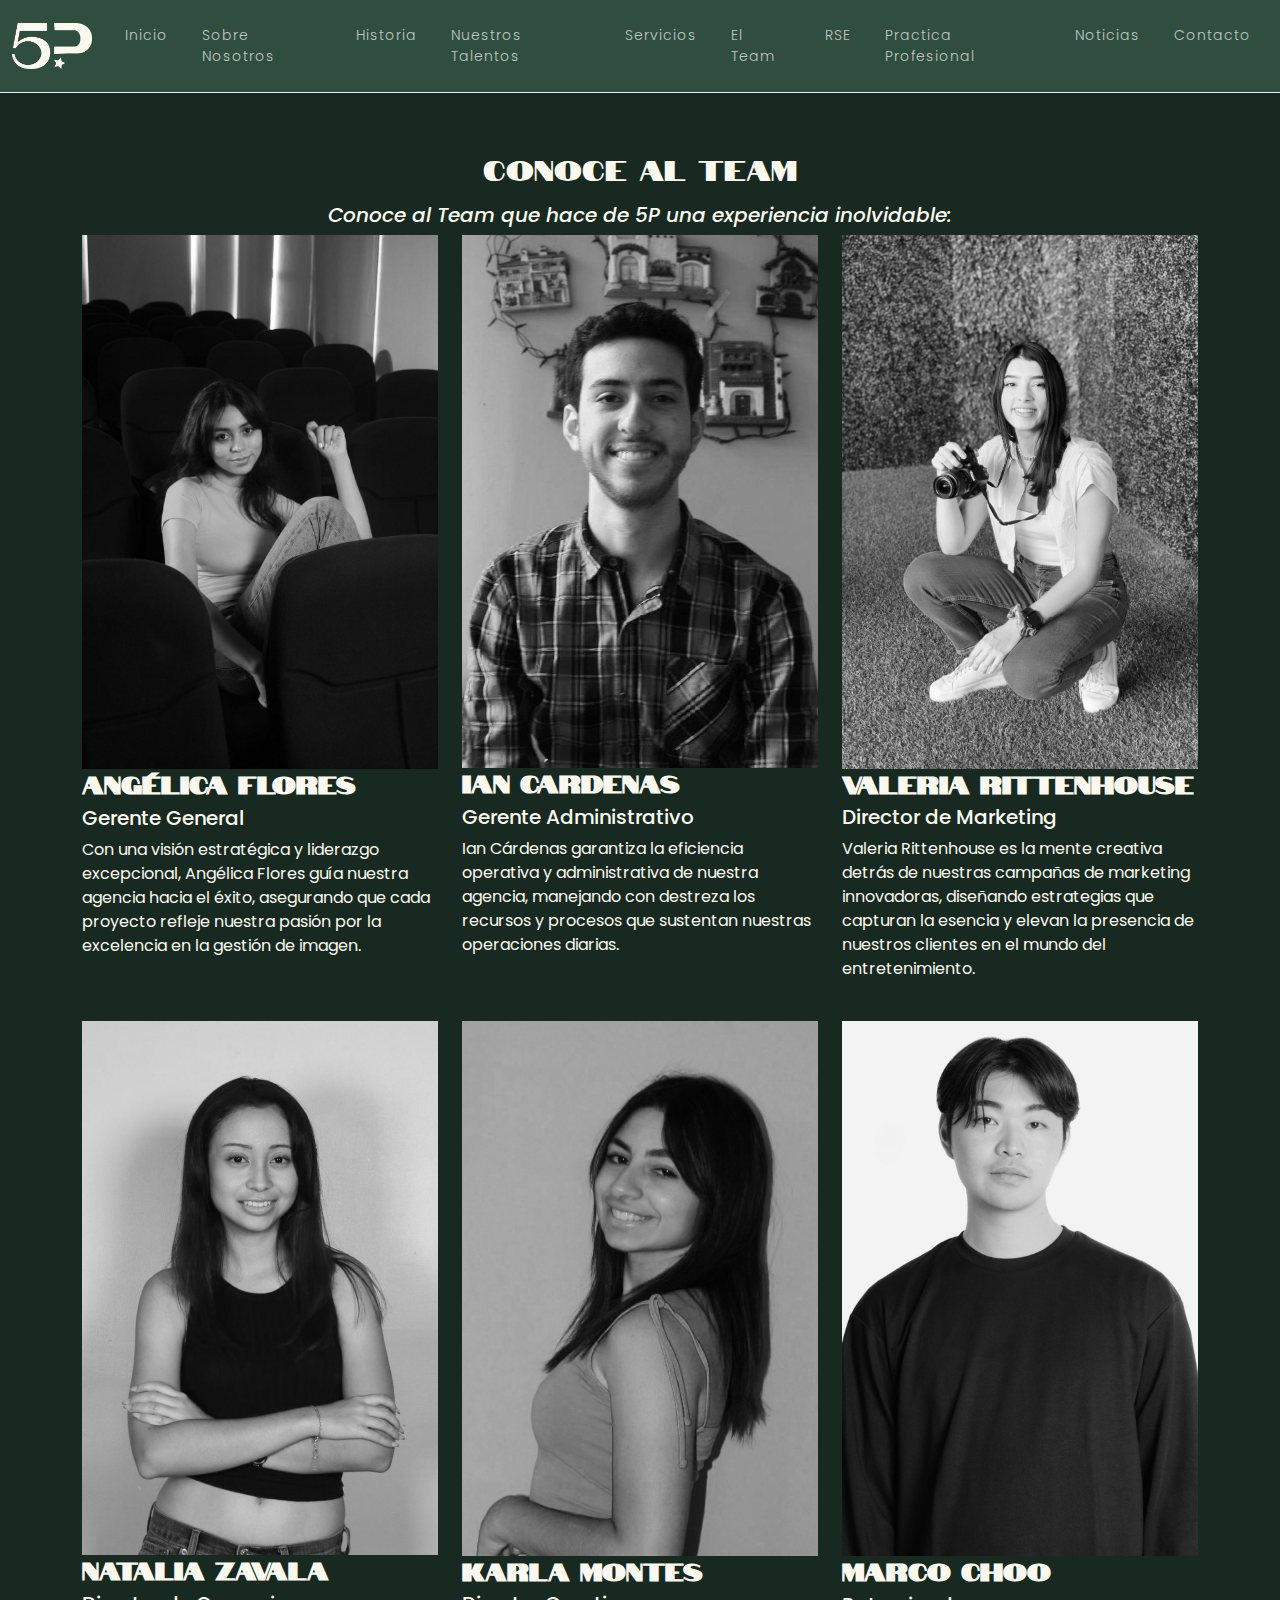
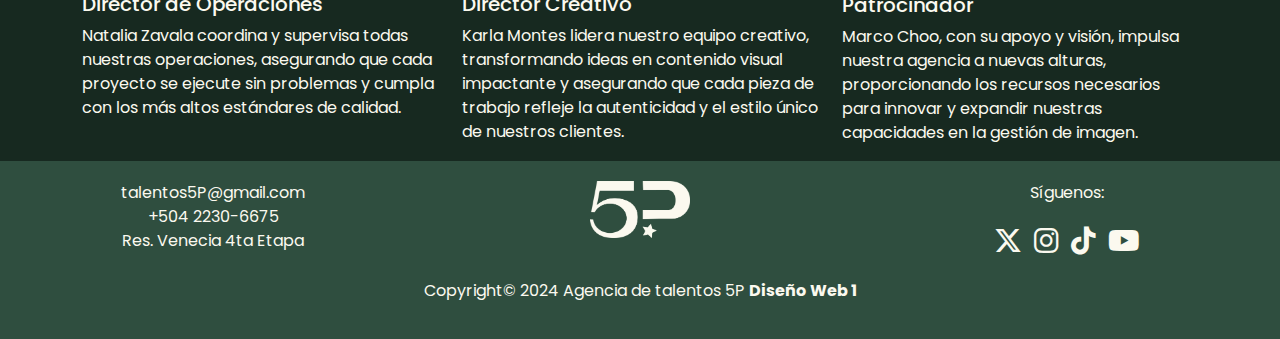
<file: team.html>
<!doctype html>
<html>
<head>
<meta charset="UTF-8">
	<meta name="viewport" content="width=device-width, initial-scale=1.0">
<title>5P-El Team</title>
	<link rel="stylesheet" href="css/bootstrap.min.css">
	<link rel="stylesheet" href="css/bootstrap-custom.css">
	<link href="https://cdnjs.cloudflare.com/ajax/libs/font-awesome/6.5.2/css/all.min.css" rel="stylesheet" >
	<link rel="stylesheet" href="css/style.css">
</head>

<body>
	
	<header>
	
		<div class="container-fluid"> 
			
			<nav class="navbar navbar-expand-lg navbar-light bg-light">
				<a class="navbar-brand" href="index.html">
					<img src="img/logo white.png" alt="logo" width="80"/>
				</a>
				<button class="navbar-toggler" type="button" data-bs-toggle="collapse" data-bs-target="#navbar" aria-controls="navbar" aria-expanded="false" aria-label="Toggle navigation">
					<i class="fa-solid fa-bars" style="color: #ffffff;"></i>
				</button>

				<div class="collapse navbar-collapse" id="navbar">
					<ul class="navbar-nav mx-auto">
						<li class="nav-item">
							<a class="nav-link" href="index.html">Inicio</a>
						</li>
						<li class="nav-item">
							<a class="nav-link" href="acerca de.html">Sobre Nosotros</a>
						</li>
						<li class="nav-item">
							<a class="nav-link" href="historia.html">Historia</a>
						</li>
						<li class="nav-item">
							<a class="nav-link" href="nuestros_talentos.html">Nuestros Talentos</a>
						</li>
						<li class="nav-item">
						<a class="nav-link" href="servicios.html">Servicios</a>
						</li>
						<li class="nav-item active">
							<a class="nav-link" href="team.html">El Team</a>
						</li>
						<li class="nav-item">
							<a class="nav-link" href="rse.html">RSE</a>
						</li>
						<li class="nav-item">
							<a class="nav-link" href="practica.html">Practica Profesional</a>
						</li>
						<li class="nav-item">
							<a class="nav-link" href="noticias.html">Noticias</a>
						</li>
						<li class="nav-item">
							<a class="nav-link" href="contacto.html">Contacto</a>
						</li>
					</ul>
				</div>
			</nav>
		</div>
	</header>	
	
	<section id="hero-team" class="section">
		
		<div class="container mt-5">
			<h1 class="title">Conoce al Team</h1>

			<h3 class="subtitle">Conoce al Team que hace de 5P una experiencia inolvidable:</h3>
			
			<div class="row">	
				<article class="col-lg-4 col-sm-4 col-12">	
						<img src="img/team-1.jpeg" alt="angelica" class="img-fluid">
						<h2>Angélica Flores</h2>
						<h3>Gerente General</h3>
						<p>Con una visión estratégica y liderazgo excepcional, Angélica Flores guía nuestra agencia hacia el éxito, asegurando que cada proyecto refleje nuestra pasión por la excelencia en la gestión de imagen. </p>
				</article>	

				<article class="col-lg-4 col-sm-4 col-12">	
						<img src="img/team-2.jpeg" alt="ian" class="img-fluid">
						<h2>Ian Cardenas</h2>
						<h3>Gerente Administrativo</h3>
						<p>Ian Cárdenas garantiza la eficiencia operativa y administrativa de nuestra agencia, manejando con destreza los recursos y procesos que sustentan nuestras operaciones diarias.</p>
				</article>

				<article class="col-lg-4 col-sm-4 col-12">	
						<img src="img/team-3.jpeg" alt="valeria" class="img-fluid">
						<h2>Valeria Rittenhouse</h2>
						<h3>Director de Marketing</h3>
						<p>Valeria Rittenhouse es la mente creativa detrás de nuestras campañas de marketing innovadoras, diseñando estrategias que capturan la esencia y elevan la presencia de nuestros clientes en el mundo del entretenimiento.</p>
				</article>
			</div>

			<div class="row mt-4">	
				<article class="col-lg-4 col-sm-4 col-12">	
					<img src="img/team-5.jpeg" alt="Natalia" class="img-fluid">
					<h2>Natalia Zavala</h2>
					<h3>Director de Operaciones</h3>
					<p>Natalia Zavala coordina y supervisa todas nuestras operaciones, asegurando que cada proyecto se ejecute sin problemas y cumpla con los más altos estándares de calidad.</p>
				</article>

				<article class="col-lg-4 col-sm-4 col-12">	
					<img src="img/team-4.jpeg" alt="Karla" class="img-fluid">
					<h2>Karla Montes</h2>
					<h3>Director Creativo</h3>
					<p>Karla Montes lidera nuestro equipo creativo, transformando ideas en contenido visual impactante y asegurando que cada pieza de trabajo refleje la autenticidad y el estilo único de nuestros clientes.</p>
				</article>

				<article class="col-lg-4 col-sm-4 col-12">	
					<img src="img/team-6.jpeg" alt="Marco" class="img-fluid">
					<h2>Marco Choo</h2>
					<h3>Patrocinador</h3>
					<p>Marco Choo, con su apoyo y visión, impulsa nuestra agencia a nuevas alturas, proporcionando los recursos necesarios para innovar y expandir nuestras capacidades en la gestión de imagen.</p>
				</article>				
			</div>	
		</div>
	</section>
	
	<footer>
	<div class="container-fluid text-center">
		<div class="row">
			<article class="col-lg-4 col-sm-12">
				<p>talentos5P@gmail.com <br> +504  2230-6675 <br> Res. Venecia 4ta Etapa</p>
			</article>

			<article class="col-lg-4 col-sm-12">
				<img src="img/logo white.png" alt="logo" width="100"/>
			</article>

			<article class="col-lg-4 col-sm-12">
				<p>Síguenos:</p>

				<ul class="list-inline">
					<li class="list-inline-item"><a href="#"><i class="fa-brands fa-x-twitter"></i></a></li>
					<li class="list-inline-item"><a href="#"><i class="fa-brands fa-instagram"></i></a></li>
					<li class="list-inline-item"><a href="#"><i class="fa-brands fa-tiktok"></i></a></li>
					<li class="list-inline-item"><a href="#"><i class="fa-brands fa-youtube"></i></a></li>
				</ul>
			</article>
		</div>

			<p>Copyright&copy; 2024 Agencia de talentos 5P <b>Diseño Web 1</b></p>
		</div>
	</footer>

	<script src="js/jquery.min.js"></script>
	<script src="js/bootstrap.min.js"></script>
	
</body>
</html>
</file>
<file: css/style.css>
@import url('https://fonts.googleapis.com/css2?family=Notable&family=Poppins:ital,wght@0,100;0,200;0,300;0,400;0,500;0,600;0,700;0,800;0,900;1,100;1,200;1,300;1,400;1,500;1,600;1,700;1,800;1,900&display=swap');

header{	
	background-color: #2f4e3f;
	padding: 10px 0px;
	color: #eee;
	border-bottom: 1px solid #eee;
}

footer{
	background-color: #2f4e3f;
	padding: 20px 0px;
}

body{
	font-family: "Poppins", sans-serif;
	color: #fbf9ef;
	background-color: #172920;
}

.title {
	font-family: "Notable", sans-serif;
	text-transform: uppercase;
	text-align: center;
	font-size: 28px;
}

.subtitle {
	font-style: italic;
	text-align: center;
}

#hero .title {
	padding-top: 400px;
}

#hero-historia .title{
	padding-top:  200px;	
	text-align: center;
}

#hero-nt .title {
	padding-top: 450px;
}

#sobre {
	padding-top: 5px;
}

#sobre .title {
	padding-top: 100px;
}

#hero-contacto {
	padding-bottom: 15px;
}

#hero-contacto .subtitle {
	padding-top: 15px;
}

#info {
	padding-top: 15px;
	padding-bottom: 15px;
}

#info .title {
	padding-top: 50px;
}

#hero-rse{
	background-image: url("../img/rse-1.jpeg");
	background-size: cover;
	background-position: center;
	padding: 10% 0;
}

#instrumentos {
	padding-top: 20px;
}

#instrumentos .subtitle{
	padding-top: 40px;
}

#heroo {
	background-image: url("../img/pp-1.jpg");
	background-size: cover;
	background-position: center;
	padding: 10% 0;
}

.list-inline-item{
	font-size: 28px;
}

h1{
  text-align: center;
  font-size: 44px;
  padding: 10px;
}

h1 .hero{
	color: #FBF9EF;
}

h2{
	font-family: "Notable", sans-serif;
	font-size: 24px;
	font-weight: bold;
}

h3{
	font-size: 20px;	
}

p{
	font-size: 16px;	
}

.carousel-caption{
	text-align: center;
}

.btn{
	background: #a4b894;
	color: #fbf9ef;
}

.btn:hover{
	background: #accbbe;
	color: #fbf9ef;
}

.navbar-nav .nav-link {
  font-weight: bold;
  color: #FBF9EF;
}

#eventos{
	text-align: center;
	padding-bottom: 30px;
}


#media{
	padding-top: 20px;
	background-color: #fbf9ef; 
	text-align: center;
	color: #172920 !important; 
}
	
.twitter-tweet{
	padding-left: 190px;
}

.instagram-media{
	padding-left: 300px
}

#servicios{
	background-image:url("../img/servicios 1 img.jpeg");
	background-size: cover;
	background-position: center;
	padding: 10% 0;
}

#servicios-slides{
	padding: 15px 0;
}

#servicios-slides h3{
	text-align: center;
	font-size: 20px;
}

#aboutus{
	padding: 10% 0;
	background-image: url("../img/banner servicios.jpg");
	background-size: cover;
	background-position: center;
}

#misionvision h2{
	text-align: left;
}

#misionvision {
	padding: 25px 0;
}

#valores {
	padding-bottom: 25px;
}

#valores .subtitle{
	padding-top: 40px;
}
</file>
